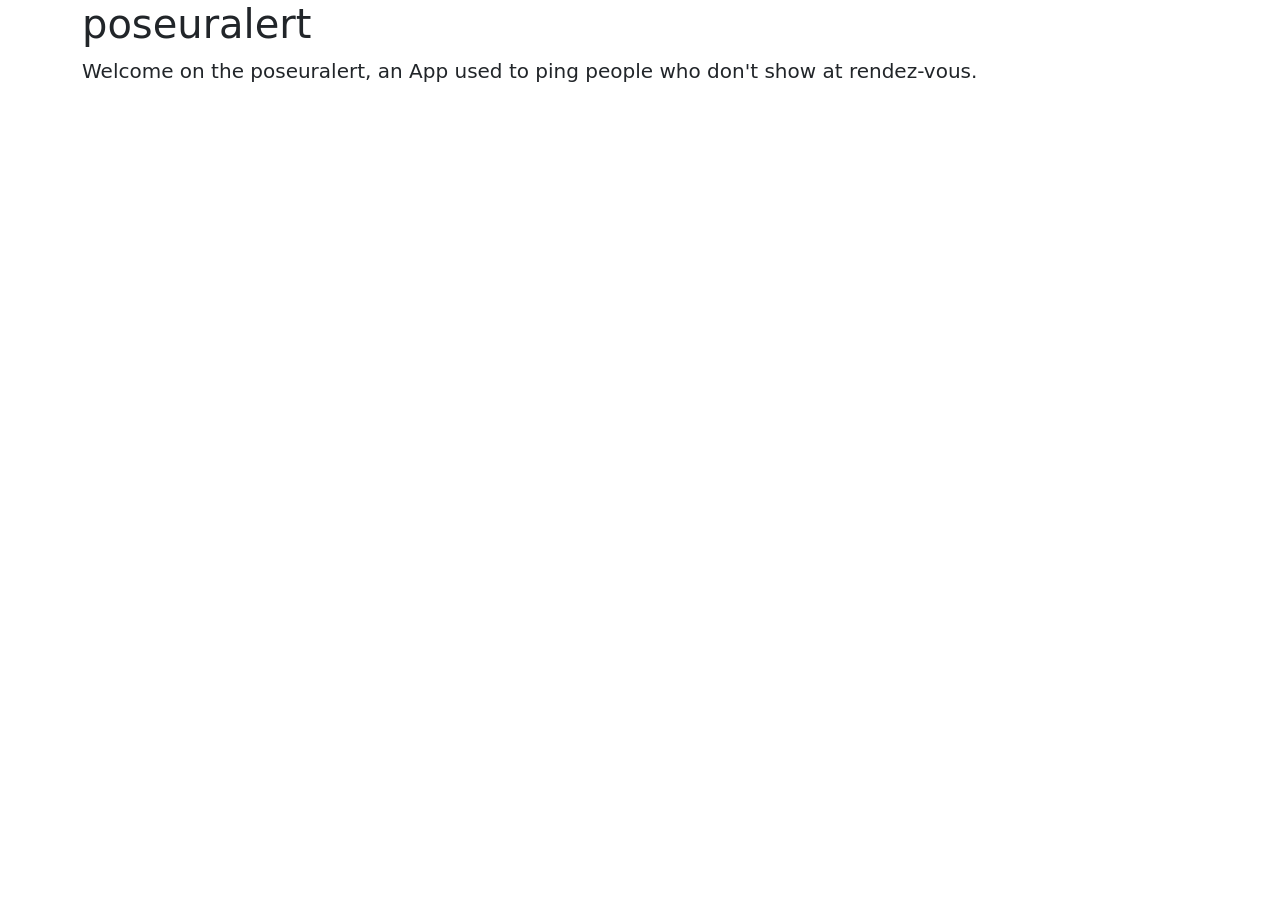
<file: src/main/resources/static/index.html>
<!DOCTYPE html>
<html lang="en">
<head>
    <link href="https://cdn.jsdelivr.net/npm/bootstrap@5.3.3/dist/css/bootstrap.min.css" rel="stylesheet" integrity="sha384-QWTKZyjpPEjISv5WaRU9OFeRpok6YctnYmDr5pNlyT2bRjXh0JMhjY6hW+ALEwIH" crossorigin="anonymous">
    <meta charset="UTF-8">
    <title>Title</title>
</head>
<body>
<div class="container">
    <h1>poseuralert</h1>
    <p class="lead">
        Welcome on the poseuralert, an App used to ping people who don't show at rendez-vous.
    </p>
</div>
</body>
</html>
</file>
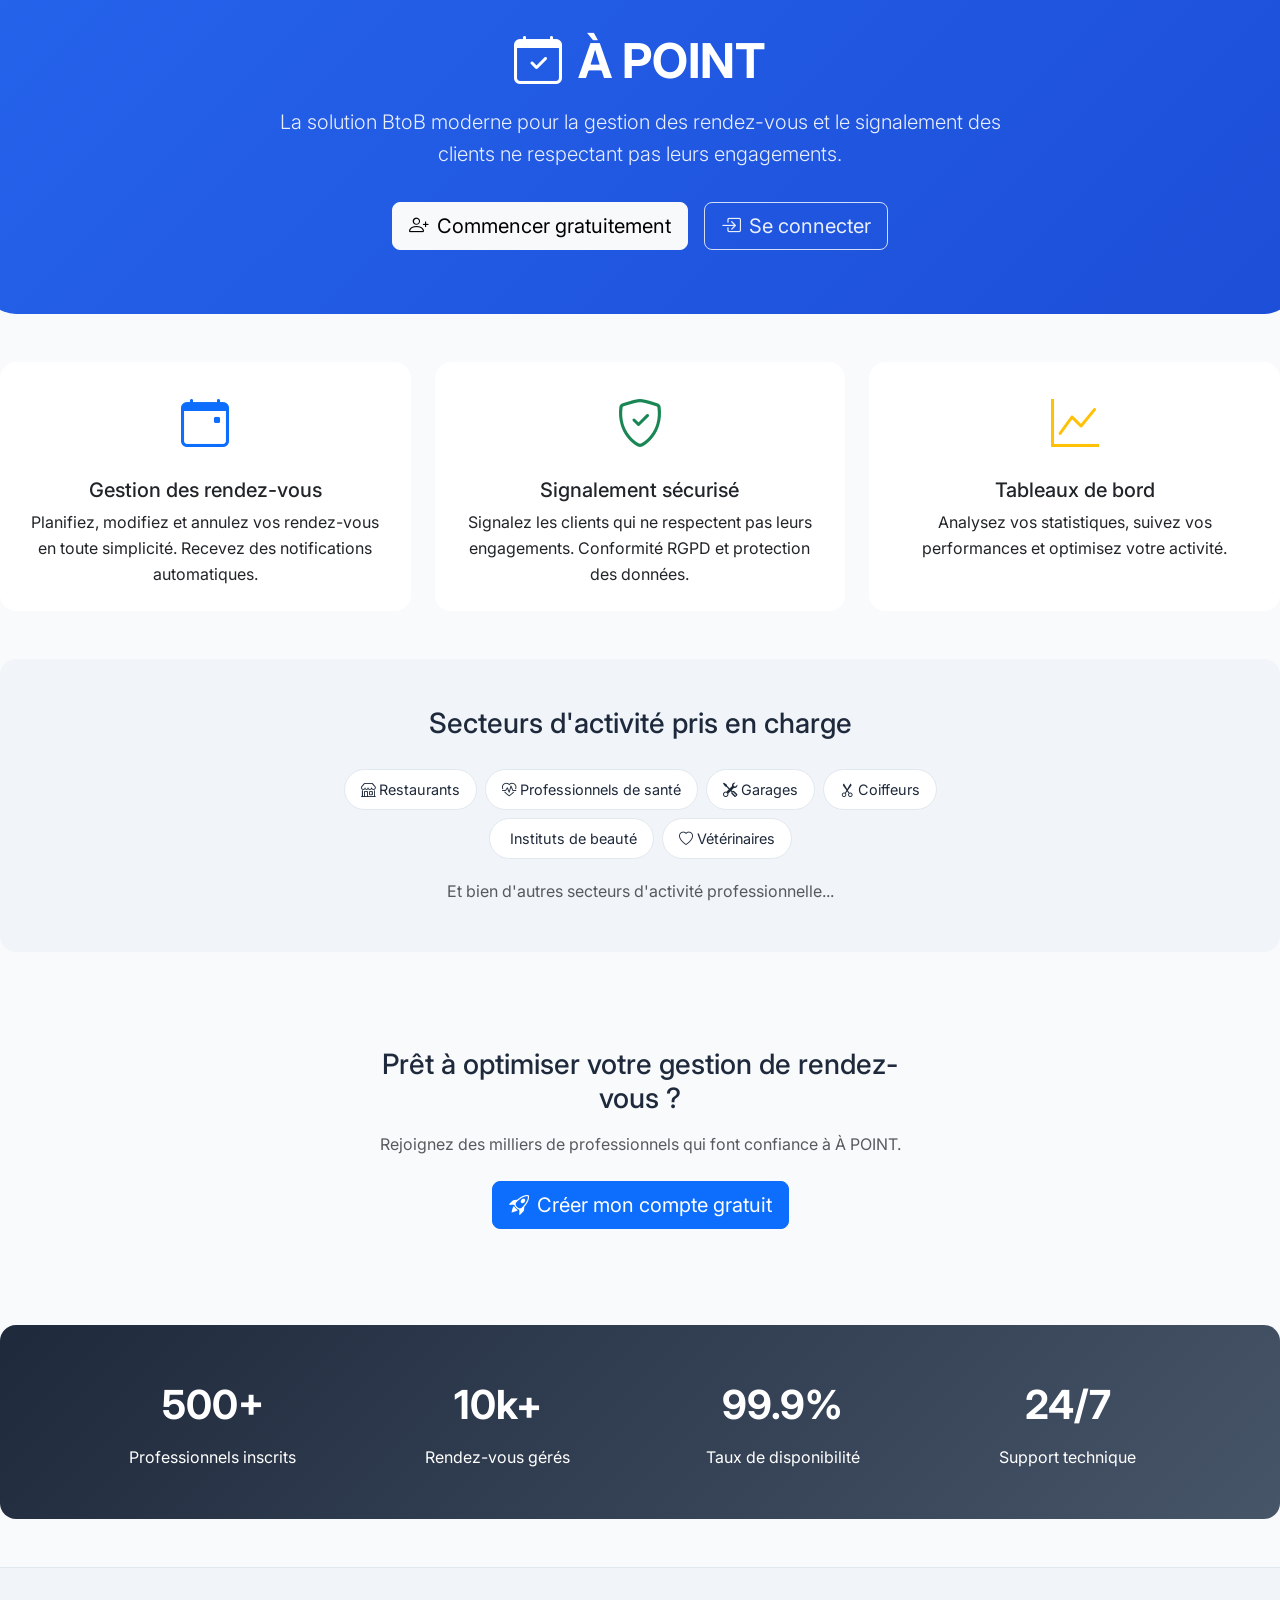
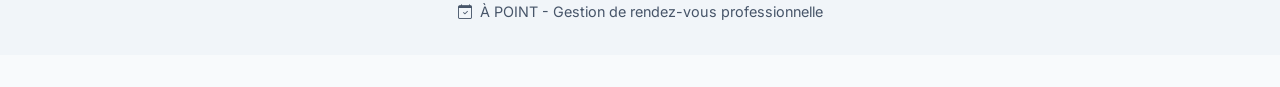
<file: src/main/resources/templates/index.html>
<!DOCTYPE html>
<html xmlns:th="http://www.thymeleaf.org" xmlns:sec="http://www.thymeleaf.org/extras/spring-security">
<head>
    <meta charset="utf-8">
    <meta name="viewport" content="width=device-width, initial-scale=1">
    <title>À POINT - Accueil</title>

    <!-- Fonts -->
    <link rel="preconnect" href="https://fonts.googleapis.com">
    <link rel="preconnect" href="https://fonts.gstatic.com" crossorigin>
    <link href="https://fonts.googleapis.com/css2?family=Inter:wght@300;400;500;600;700&display=swap" rel="stylesheet">

    <!-- Bootstrap CSS -->
    <link href="https://cdn.jsdelivr.net/npm/bootstrap@5.3.0/dist/css/bootstrap.min.css" rel="stylesheet"
          integrity="sha384-9ndCyUaIbzAi2FUVXJi0CjmCapSmO7SnpJef0486qhLnuZ2cdeRhO02iuK6FUUVM" crossorigin="anonymous">

    <!-- Bootstrap Icons -->
    <link rel="stylesheet" href="https://cdn.jsdelivr.net/npm/bootstrap-icons@1.10.0/font/bootstrap-icons.css">

    <!-- Custom CSS -->
    <style>
        :root {
            --primary-color: #2563eb;
            --primary-dark: #1d4ed8;
            --secondary-color: #64748b;
            --success-color: #059669;
            --warning-color: #d97706;
            --danger-color: #dc2626;
            --light-bg: #f8fafc;
            --white: #ffffff;
            --gray-100: #f1f5f9;
            --gray-200: #e2e8f0;
            --gray-300: #cbd5e1;
            --gray-600: #475569;
            --gray-800: #1e293b;
            --shadow: 0 1px 3px 0 rgb(0 0 0 / 0.1), 0 1px 2px -1px rgb(0 0 0 / 0.1);
            --shadow-lg: 0 10px 15px -3px rgb(0 0 0 / 0.1), 0 4px 6px -4px rgb(0 0 0 / 0.1);
        }

        body {
            font-family: 'Inter', -apple-system, BlinkMacSystemFont, 'Segoe UI', Roboto, sans-serif;
            background-color: var(--light-bg);
            color: var(--gray-800);
            line-height: 1.6;
        }

        /* Navbar */
        .navbar {
            background: linear-gradient(135deg, var(--primary-color), var(--primary-dark));
            box-shadow: var(--shadow);
            border-bottom: 2px solid rgba(255, 255, 255, 0.1);
            padding: 0;
        }

        .navbar-brand {
            font-weight: 700;
            font-size: 1.5rem;
            color: var(--white) !important;
            transition: all 0.3s ease;
        }

        .navbar-brand:hover {
            transform: scale(1.05);
            text-shadow: 0 2px 4px rgba(0, 0, 0, 0.2);
        }

        .navbar-nav .nav-link {
            color: rgba(255, 255, 255, 0.8) !important;
            font-weight: 500;
            margin-left: 0.5rem;
            margin-right: 0.5rem;
            transition: all 0.3s ease;
        }

        .navbar-nav .nav-link:hover {
            color: var(--white) !important;
            transform: translateY(-2px);
        }

        .navbar-nav .nav-link.active {
            color: var(--white) !important;
            background-color: rgba(255, 255, 255, 0.15);
            border-radius: 0.375rem;
        }

        .navbar-nav .nav-link i {
            margin-right: 0.5rem;
        }

        .navbar-toggler {
            border: 2px solid rgba(255, 255, 255, 0.3);
        }

        .navbar-toggler:focus {
            box-shadow: 0 0 0 0.25rem rgba(255, 255, 255, 0.25);
        }

        .btn-outline-light {
            border-color: rgba(255, 255, 255, 0.8);
            color: rgba(255, 255, 255, 0.9);
        }

        .btn-outline-light:hover {
            background-color: rgba(255, 255, 255, 0.1);
            border-color: var(--white);
            color: var(--white);
        }

        /* Footer */
        .footer {
            background-color: var(--gray-100);
            padding: 2rem 0;
            margin-top: 3rem;
            border-top: 1px solid var(--gray-200);
        }

        .footer p {
            color: var(--gray-600);
            margin: 0;
            font-size: 0.9rem;
        }
        .hero-section {
            background: linear-gradient(135deg, var(--primary-color), var(--primary-dark));
            color: var(--white);
            padding: 4rem 0;
            margin: -2rem -1rem 3rem -1rem;
            border-radius: 0 0 2rem 2rem;
        }

        .hero-section h1 {
            font-size: 3rem;
            font-weight: 700;
            margin-bottom: 1rem;
        }

        .hero-section .lead {
            font-size: 1.25rem;
            margin-bottom: 2rem;
            opacity: 0.9;
        }

        .feature-card {
            transition: all 0.3s ease;
            border: none;
            border-radius: 1rem;
            overflow: hidden;
        }

        .feature-card:hover {
            transform: translateY(-5px);
            box-shadow: var(--shadow-lg);
        }

        .feature-icon {
            font-size: 3rem;
            margin-bottom: 1rem;
        }

        .sectors-section {
            background-color: var(--gray-100);
            padding: 3rem 0;
            margin: 3rem 0;
            border-radius: 1rem;
        }

        .sector-badge {
            display: inline-block;
            background-color: var(--white);
            color: var(--gray-700);
            padding: 0.5rem 1rem;
            border-radius: 2rem;
            margin: 0.25rem;
            font-size: 0.9rem;
            border: 1px solid var(--gray-200);
        }

        .cta-section {
            text-align: center;
            padding: 3rem 0;
        }

        .stats-section {
            background: linear-gradient(135deg, var(--gray-800), var(--gray-600));
            color: var(--white);
            padding: 3rem 0;
            margin-top: 3rem;
            border-radius: 1rem;
        }

        .stat-number {
            font-size: 2.5rem;
            font-weight: 700;
            margin-bottom: 0.5rem;
        }
    </style>
</head>

<body>
    <!-- Navigation -->
    <nav th:replace="fragments/navbar :: navbar('')"></nav>

    <!-- Main Content -->
    <main>
        <!-- Hero Section -->
        <div class="hero-section">
            <div class="container">
                <div class="row justify-content-center">
                    <div class="col-lg-8 text-center">
                        <h1><i class="bi bi-calendar-check me-3"></i>À POINT</h1>
                        <p class="lead">
                            La solution BtoB moderne pour la gestion des rendez-vous et le signalement des clients ne respectant pas leurs engagements.
                        </p>
                        <div class="d-flex justify-content-center gap-3 flex-wrap">
                            <a href="/inscription" class="btn btn-light btn-lg">
                                <i class="bi bi-person-plus me-2"></i>Commencer gratuitement
                            </a>
                            <a href="/login" class="btn btn-outline-light btn-lg">
                                <i class="bi bi-box-arrow-in-right me-2"></i>Se connecter
                            </a>
                        </div>
                    </div>
                </div>
            </div>
        </div>

        <!-- Features Section -->
        <div class="row g-4 mb-5">
            <div class="col-md-4">
                <div class="card feature-card h-100 text-center">
                    <div class="card-body p-4">
                        <div class="feature-icon text-primary">
                            <i class="bi bi-calendar-event"></i>
                        </div>
                        <h5 class="card-title">Gestion des rendez-vous</h5>
                        <p class="card-text">
                            Planifiez, modifiez et annulez vos rendez-vous en toute simplicité.
                            Recevez des notifications automatiques.
                        </p>
                    </div>
                </div>
            </div>

            <div class="col-md-4">
                <div class="card feature-card h-100 text-center">
                    <div class="card-body p-4">
                        <div class="feature-icon text-success">
                            <i class="bi bi-shield-check"></i>
                        </div>
                        <h5 class="card-title">Signalement sécurisé</h5>
                        <p class="card-text">
                            Signalez les clients qui ne respectent pas leurs engagements.
                            Conformité RGPD et protection des données.
                        </p>
                    </div>
                </div>
            </div>

            <div class="col-md-4">
                <div class="card feature-card h-100 text-center">
                    <div class="card-body p-4">
                        <div class="feature-icon text-warning">
                            <i class="bi bi-graph-up"></i>
                        </div>
                        <h5 class="card-title">Tableaux de bord</h5>
                        <p class="card-text">
                            Analysez vos statistiques, suivez vos performances et optimisez votre activité.
                        </p>
                    </div>
                </div>
            </div>
        </div>

        <!-- Sectors Section -->
        <div class="sectors-section">
            <div class="container">
                <div class="row justify-content-center">
                    <div class="col-lg-8 text-center">
                        <h3 class="mb-4">Secteurs d'activité pris en charge</h3>
                        <div class="d-flex flex-wrap justify-content-center">
                            <span class="sector-badge"><i class="bi bi-shop me-1"></i>Restaurants</span>
                            <span class="sector-badge"><i class="bi bi-heart-pulse me-1"></i>Professionnels de santé</span>
                            <span class="sector-badge"><i class="bi bi-tools me-1"></i>Garages</span>
                            <span class="sector-badge"><i class="bi bi-scissors me-1"></i>Coiffeurs</span>
                            <span class="sector-badge"><i class="bi bi-spa me-1"></i>Instituts de beauté</span>
                            <span class="sector-badge"><i class="bi bi-heart me-1"></i>Vétérinaires</span>
                        </div>
                        <p class="text-muted mt-3 mb-0">
                            Et bien d'autres secteurs d'activité professionnelle...
                        </p>
                    </div>
                </div>
            </div>
        </div>

        <!-- CTA Section -->
        <div class="cta-section">
            <div class="container">
                <div class="row justify-content-center">
                    <div class="col-lg-6 text-center">
                        <h3 class="mb-3">Prêt à optimiser votre gestion de rendez-vous ?</h3>
                        <p class="text-muted mb-4">
                            Rejoignez des milliers de professionnels qui font confiance à À POINT.
                        </p>
                        <a href="/inscription" class="btn btn-primary btn-lg">
                            <i class="bi bi-rocket-takeoff me-2"></i>Créer mon compte gratuit
                        </a>
                    </div>
                </div>
            </div>
        </div>

        <!-- Stats Section -->
        <div class="stats-section">
            <div class="container">
                <div class="row text-center">
                    <div class="col-md-3">
                        <div class="stat-number">500+</div>
                        <div>Professionnels inscrits</div>
                    </div>
                    <div class="col-md-3">
                        <div class="stat-number">10k+</div>
                        <div>Rendez-vous gérés</div>
                    </div>
                    <div class="col-md-3">
                        <div class="stat-number">99.9%</div>
                        <div>Taux de disponibilité</div>
                    </div>
                    <div class="col-md-3">
                        <div class="stat-number">24/7</div>
                        <div>Support technique</div>
                    </div>
                </div>
            </div>
        </div>

    <!-- Footer -->
    <footer class="footer">
        <div class="container text-center">
            <p>
                <i class="bi bi-calendar-check me-1"></i>
                À POINT - Gestion de rendez-vous professionnelle
            </p>
        </div>
    </footer>

    <!-- Bootstrap JS -->
    <script src="https://cdn.jsdelivr.net/npm/bootstrap@5.3.0/dist/js/bootstrap.bundle.min.js" crossorigin="anonymous"></script>
</body>
</html>
</file>
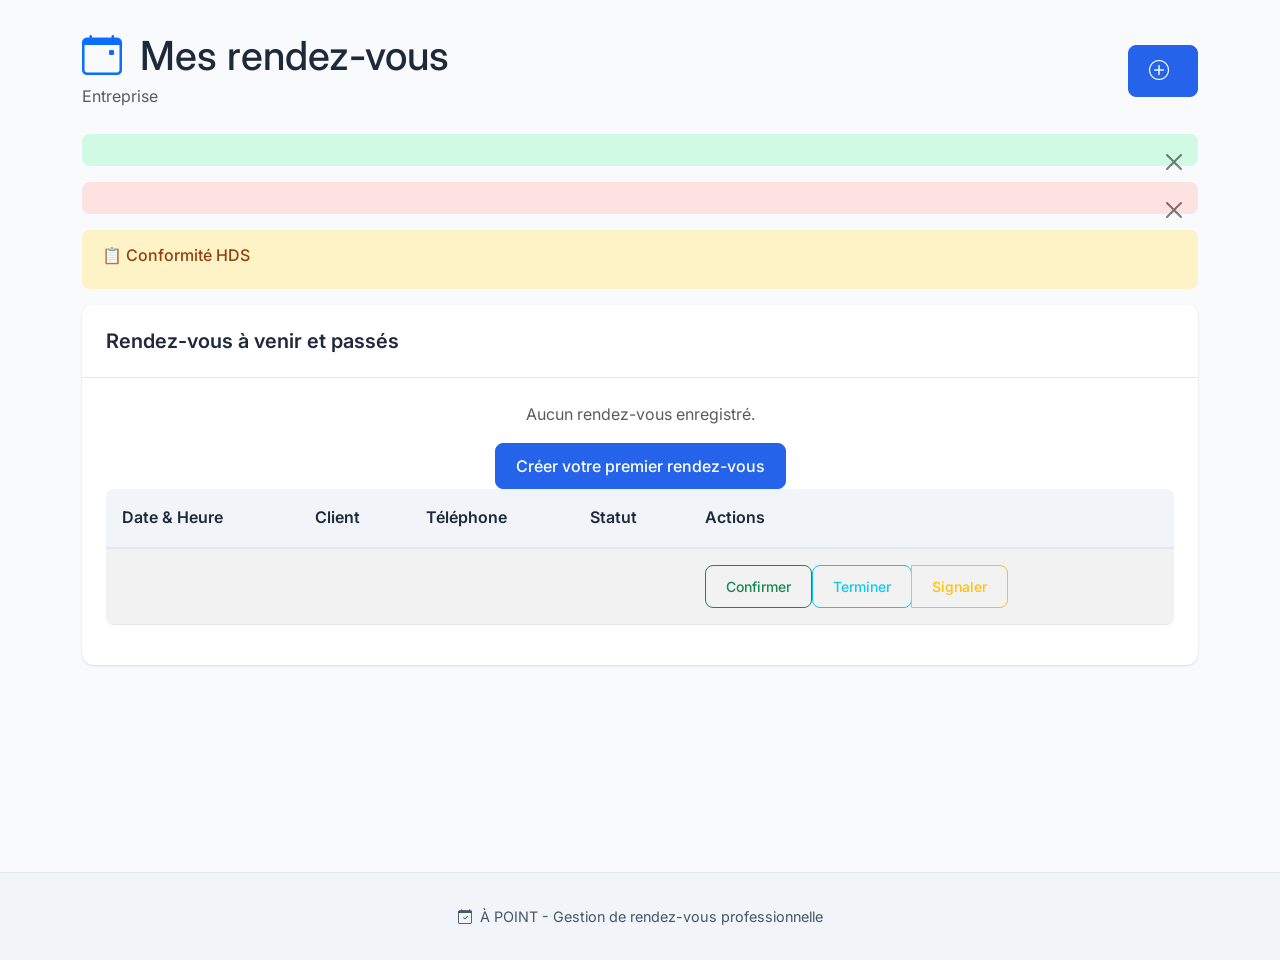
<file: src/main/resources/templates/appointments.html>
<!DOCTYPE html>
<html xmlns:th="http://www.thymeleaf.org" xmlns:sec="http://www.thymeleaf.org/extras/spring-security">
<head>
    <meta charset="utf-8">
    <meta name="viewport" content="width=device-width, initial-scale=1">
    <title>À POINT - Mes rendez-vous</title>

    <!-- Fonts -->
    <link rel="preconnect" href="https://fonts.googleapis.com">
    <link rel="preconnect" href="https://fonts.gstatic.com" crossorigin>
    <link href="https://fonts.googleapis.com/css2?family=Inter:wght@300;400;500;600;700&display=swap" rel="stylesheet">

    <!-- Bootstrap CSS -->
    <link href="https://cdn.jsdelivr.net/npm/bootstrap@5.3.0/dist/css/bootstrap.min.css" rel="stylesheet"
          integrity="sha384-9ndCyUaIbzAi2FUVXJi0CjmCapSmO7SnpJef0486qhLnuZ2cdeRhO02iuK6FUUVM" crossorigin="anonymous">

    <!-- Bootstrap Icons -->
    <link rel="stylesheet" href="https://cdn.jsdelivr.net/npm/bootstrap-icons@1.10.0/font/bootstrap-icons.css">

    <!-- Custom CSS -->
    <style>
        :root {
            --primary-color: #2563eb;
            --primary-dark: #1d4ed8;
            --secondary-color: #64748b;
            --success-color: #059669;
            --warning-color: #d97706;
            --danger-color: #dc2626;
            --light-bg: #f8fafc;
            --white: #ffffff;
            --gray-100: #f1f5f9;
            --gray-200: #e2e8f0;
            --gray-300: #cbd5e1;
            --gray-600: #475569;
            --gray-800: #1e293b;
            --shadow: 0 1px 3px 0 rgb(0 0 0 / 0.1), 0 1px 2px -1px rgb(0 0 0 / 0.1);
            --shadow-lg: 0 10px 15px -3px rgb(0 0 0 / 0.1), 0 4px 6px -4px rgb(0 0 0 / 0.1);
        }

        body {
            font-family: 'Inter', -apple-system, BlinkMacSystemFont, 'Segoe UI', Roboto, sans-serif;
            background-color: var(--light-bg);
            color: var(--gray-800);
            line-height: 1.6;
        }

        /* Navbar */
        .navbar {
            background: linear-gradient(135deg, var(--primary-color), var(--primary-dark));
            box-shadow: var(--shadow);
            border-bottom: 2px solid rgba(255, 255, 255, 0.1);
            padding: 0;
        }

        .navbar-brand {
            font-weight: 700;
            font-size: 1.5rem;
            color: var(--white) !important;
            transition: all 0.3s ease;
        }

        .navbar-brand:hover {
            transform: scale(1.05);
            text-shadow: 0 2px 4px rgba(0, 0, 0, 0.2);
        }

        .navbar-nav .nav-link {
            color: rgba(255, 255, 255, 0.8) !important;
            font-weight: 500;
            margin-left: 0.5rem;
            margin-right: 0.5rem;
            transition: all 0.3s ease;
        }

        .navbar-nav .nav-link:hover {
            color: var(--white) !important;
            transform: translateY(-2px);
        }

        .navbar-nav .nav-link.active {
            color: var(--white) !important;
            background-color: rgba(255, 255, 255, 0.15);
            border-radius: 0.375rem;
        }

        .navbar-nav .nav-link i {
            margin-right: 0.5rem;
        }

        .navbar-toggler {
            border: 2px solid rgba(255, 255, 255, 0.3);
        }

        .navbar-toggler:focus {
            box-shadow: 0 0 0 0.25rem rgba(255, 255, 255, 0.25);
        }

        .navbar-nav .nav-link.active {
            color: var(--white) !important;
            background-color: rgba(255, 255, 255, 0.15);
            border-radius: 0.375rem;
        }

        .btn-outline-light {
            border-color: rgba(255, 255, 255, 0.8);
            color: rgba(255, 255, 255, 0.9);
        }

        .btn-outline-light:hover {
            background-color: rgba(255, 255, 255, 0.1);
            border-color: var(--white);
            color: var(--white);
        }

        /* Main content */
        .main-content {
            min-height: calc(100vh - 76px);
            padding: 2rem 0;
        }

        /* Cards */
        .card {
            border: none;
            border-radius: 0.75rem;
            box-shadow: var(--shadow);
            transition: all 0.2s ease;
        }

        .card:hover {
            box-shadow: var(--shadow-lg);
        }

        .card-header {
            background-color: var(--white);
            border-bottom: 1px solid var(--gray-200);
            border-radius: 0.75rem 0.75rem 0 0 !important;
            padding: 1.5rem;
        }

        .card-header h5 {
            color: var(--gray-800);
            font-weight: 600;
            margin: 0;
        }

        .card-body {
            padding: 1.5rem;
        }

        /* Buttons */
        .btn {
            border-radius: 0.5rem;
            font-weight: 500;
            padding: 0.625rem 1.25rem;
            transition: all 0.2s ease;
        }

        .btn-primary {
            background-color: var(--primary-color);
            border-color: var(--primary-color);
        }

        .btn-primary:hover {
            background-color: var(--primary-dark);
            border-color: var(--primary-dark);
            transform: translateY(-1px);
        }

        .btn-success {
            background-color: var(--success-color);
            border-color: var(--success-color);
        }

        .btn-success:hover {
            background-color: #047857;
            border-color: #047857;
        }

        .btn-danger {
            background-color: var(--danger-color);
            border-color: var(--danger-color);
        }

        .btn-danger:hover {
            background-color: #b91c1c;
            border-color: #b91c1c;
        }

        /* Alerts */
        .alert {
            border: none;
            border-radius: 0.5rem;
            padding: 1rem 1.25rem;
        }

        .alert-success {
            background-color: #d1fae5;
            color: #065f46;
        }

        .alert-danger {
            background-color: #fee2e2;
            color: #991b1b;
        }

        .alert-warning {
            background-color: #fef3c7;
            color: #92400e;
        }

        .alert-info {
            background-color: #dbeafe;
            color: #1e40af;
        }

        /* Tables */
        .table {
            background-color: var(--white);
            border-radius: 0.5rem;
            overflow: hidden;
        }

        .table thead th {
            background-color: var(--gray-100);
            border-bottom: 2px solid var(--gray-200);
            font-weight: 600;
            color: var(--gray-800);
            padding: 1rem;
        }

        .table tbody td {
            padding: 1rem;
            border-bottom: 1px solid var(--gray-200);
            vertical-align: middle;
        }

        /* Badges */
        .badge {
            font-size: 0.75rem;
            font-weight: 500;
            padding: 0.375rem 0.75rem;
            border-radius: 9999px;
        }

        /* Footer */
        .footer {
            background-color: var(--gray-100);
            padding: 2rem 0;
            margin-top: 3rem;
            border-top: 1px solid var(--gray-200);
        }

        .footer p {
            color: var(--gray-600);
            margin: 0;
            font-size: 0.9rem;
        }

        /* Responsive */
        @media (max-width: 768px) {
            .navbar-brand {
                font-size: 1.25rem;
            }

            .main-content {
                padding: 1rem 0;
            }

            .card-body {
                padding: 1rem;
            }
        }
    </style>
</head>

<body>
    <!-- Navigation -->
    <nav th:replace="fragments/navbar :: navbar('appointments')"></nav>

    <!-- Main Content -->
    <main class="main-content">
        <div class="container">

        <div class="row mb-4">
            <div class="col-12">
                <div class="d-flex justify-content-between align-items-center">
                    <div>
                        <h1 class="mb-1">
                            <i class="bi bi-calendar-event me-2 text-primary"></i>
                            Mes <span th:text="${sectorLabels.getAppointmentPluralLabel(user.sector)}">rendez-vous</span>
                        </h1>
                        <p class="text-muted mb-0" th:text="'Bienvenue, ' + ${user.companyName}">Entreprise</p>
                    </div>
                    <div>
                        <a href="/rendez-vous/nouveau" class="btn btn-primary btn-lg" th:text="${sectorLabels.getNewAppointmentButtonLabel(user.sector)}">
                            <i class="bi bi-plus-circle me-2"></i>
                        </a>
                    </div>
                </div>
            </div>
        </div>

            <!-- Messages d'alerte -->
            <div th:if="${success}" class="alert alert-success alert-dismissible fade show" role="alert">
                <span th:text="${success}"></span>
                <button type="button" class="btn-close" data-bs-dismiss="alert"></button>
            </div>
            <div th:if="${error}" class="alert alert-danger alert-dismissible fade show" role="alert">
                <span th:text="${error}"></span>
                <button type="button" class="btn-close" data-bs-dismiss="alert"></button>
            </div>

            <!-- Avertissement HDS pour les professionnels de santé -->
            <div th:if="${sectorLabels.requiresHDSCompliance(user.sector)}" class="alert alert-warning" role="alert">
                <h6 class="alert-heading">📋 Conformité HDS</h6>
                <p class="mb-0" th:text="${sectorLabels.getHDSWarning(user.sector)}"></p>
            </div>

            <!-- Liste des rendez-vous -->
            <div class="card">
                <div class="card-header">
                    <h5 th:text="${sectorLabels.getAppointmentPluralLabel(user.sector)} + ' à venir et passés'">Rendez-vous à venir et passés</h5>
                </div>
                <div class="card-body">
                    <div th:if="${#lists.isEmpty(appointments)}" class="text-center text-muted">
                        <p>Aucun rendez-vous enregistré.</p>
                        <a href="/rendez-vous/nouveau" class="btn btn-primary">Créer votre premier rendez-vous</a>
                    </div>

                    <div th:if="${!#lists.isEmpty(appointments)}" class="table-responsive">
                        <table class="table table-striped">
                            <thead>
                                <tr>
                                    <th>Date & Heure</th>
                                    <th th:text="${sectorLabels.getClientLabel(user.sector)}">Client</th>
                                    <th>Téléphone</th>
                                    <th>Statut</th>
                                    <th>Actions</th>
                                </tr>
                            </thead>
                            <tbody>
                                <tr th:each="appointment : ${appointments}" th:classappend="${appointment.status.name() == 'NO_SHOW'} ? 'table-warning' : ''">
                                    <td th:text="${#temporals.format(appointment.appointmentDate, 'dd/MM/yyyy HH:mm')}"></td>
                                    <td th:text="${appointment.clientName}"></td>
                                    <td th:text="${appointment.clientPhone}"></td>
                                    <td>
                                        <span th:class="'badge ' + ${appointment.status.name() == 'SCHEDULED' ? 'bg-primary' :
                                                                     appointment.status.name() == 'CONFIRMED' ? 'bg-success' :
                                                                     appointment.status.name() == 'CANCELLED' ? 'bg-secondary' :
                                                                     appointment.status.name() == 'COMPLETED' ? 'bg-info' :
                                                                     'bg-danger'}"
                                              th:text="${appointment.status.displayName}">
                                        </span>
                                    </td>
                                    <td>
                                        <div class="btn-group btn-group-sm" role="group">
                                            <!-- Boutons de changement de statut -->
                                            <form th:if="${appointment.status.name() != 'COMPLETED' && appointment.status.name() != 'NO_SHOW'}"
                                                  th:action="@{'/rendez-vous/' + ${appointment.id} + '/statut'}" method="post" class="d-inline">
                                                <input type="hidden" th:name="${_csrf.parameterName}" th:value="${_csrf.token}" />
                                                <input type="hidden" name="status" value="CONFIRMED">
                                                <button type="submit" class="btn btn-outline-success btn-sm"
                                                        th:if="${appointment.status.name() == 'SCHEDULED'}">Confirmer</button>
                                            </form>

                                            <form th:if="${appointment.status.name() != 'COMPLETED' && appointment.status.name() != 'CANCELLED' && appointment.status.name() != 'NO_SHOW'}"
                                                  th:action="@{'/rendez-vous/' + ${appointment.id} + '/statut'}" method="post" class="d-inline">
                                                <input type="hidden" th:name="${_csrf.parameterName}" th:value="${_csrf.token}" />
                                                <input type="hidden" name="status" value="COMPLETED">
                                                <button type="submit" class="btn btn-outline-info btn-sm">Terminer</button>
                                            </form>

                                            <!-- Bouton de signalement -->
                                            <button type="button" class="btn btn-outline-warning btn-sm"
                                                    th:if="${appointment.status.name() != 'NO_SHOW'}"
                                                    data-bs-toggle="modal"
                                                    th:data-bs-target="'#reportModal' + ${appointment.id}">
                                                Signaler
                                            </button>
                                        </div>

                                        <!-- Modal de signalement -->
                                        <div class="modal fade" th:id="'reportModal' + ${appointment.id}" tabindex="-1">
                                            <div class="modal-dialog">
                                                <div class="modal-content">
                                                    <div class="modal-header">
                                                        <h5 class="modal-title">Signaler le rendez-vous</h5>
                                                        <button type="button" class="btn-close" data-bs-dismiss="modal"></button>
                                                    </div>
                                                    <form th:action="@{'/rendez-vous/' + ${appointment.id} + '/signaler'}" method="post">
                                                        <input type="hidden" th:name="${_csrf.parameterName}" th:value="${_csrf.token}" />
                                                        <div class="modal-body">
                                                            <div class="mb-3">
                                                                <label class="form-label">Motif du signalement :</label>
                                                                <select name="reason" class="form-select" required>
                                                                    <option value="NO_SHOW">Absence sans prévenir</option>
                                                                    <option value="LATE">Retard important</option>
                                                                    <option value="CANCELLED_LAST_MINUTE">Annulation de dernière minute</option>
                                                                    <option value="REPEATED_MISSED">Absences répétées</option>
                                                                </select>
                                                            </div>
                                                            <div class="mb-3">
                                                                <label class="form-label">Notes supplémentaires (optionnel) :</label>
                                                                <textarea name="additionalNotes" class="form-control" rows="3"></textarea>
                                                            </div>
                                                        </div>
                                                        <div class="modal-footer">
                                                            <button type="button" class="btn btn-secondary" data-bs-dismiss="modal">Annuler</button>
                                                            <button type="submit" class="btn btn-warning">Signaler</button>
                                                        </div>
                                                    </form>
                                                </div>
                                            </div>
                                        </div>
                                    </td>
                                </tr>
                            </tbody>
                        </table>
                    </div>
                </div>
            </div>
        </div>
    </main>

    <!-- Footer -->
    <footer class="footer">
        <div class="container text-center">
            <p>
                <i class="bi bi-calendar-check me-1"></i>
                À POINT - Gestion de rendez-vous professionnelle
            </p>
        </div>
    </footer>

    <!-- Bootstrap JS -->
    <script src="https://cdn.jsdelivr.net/npm/bootstrap@5.3.0/dist/js/bootstrap.bundle.min.js" crossorigin="anonymous"></script>

    <!-- Custom JS -->
    <script>
        // Auto-hide alerts after 5 seconds
        document.addEventListener('DOMContentLoaded', function() {
            const alerts = document.querySelectorAll('.alert');
            alerts.forEach(function(alert) {
                setTimeout(function() {
                    const bsAlert = new bootstrap.Alert(alert);
                    bsAlert.close();
                }, 5000);
            });
        });
    </script>
</body>
</html>
</file>
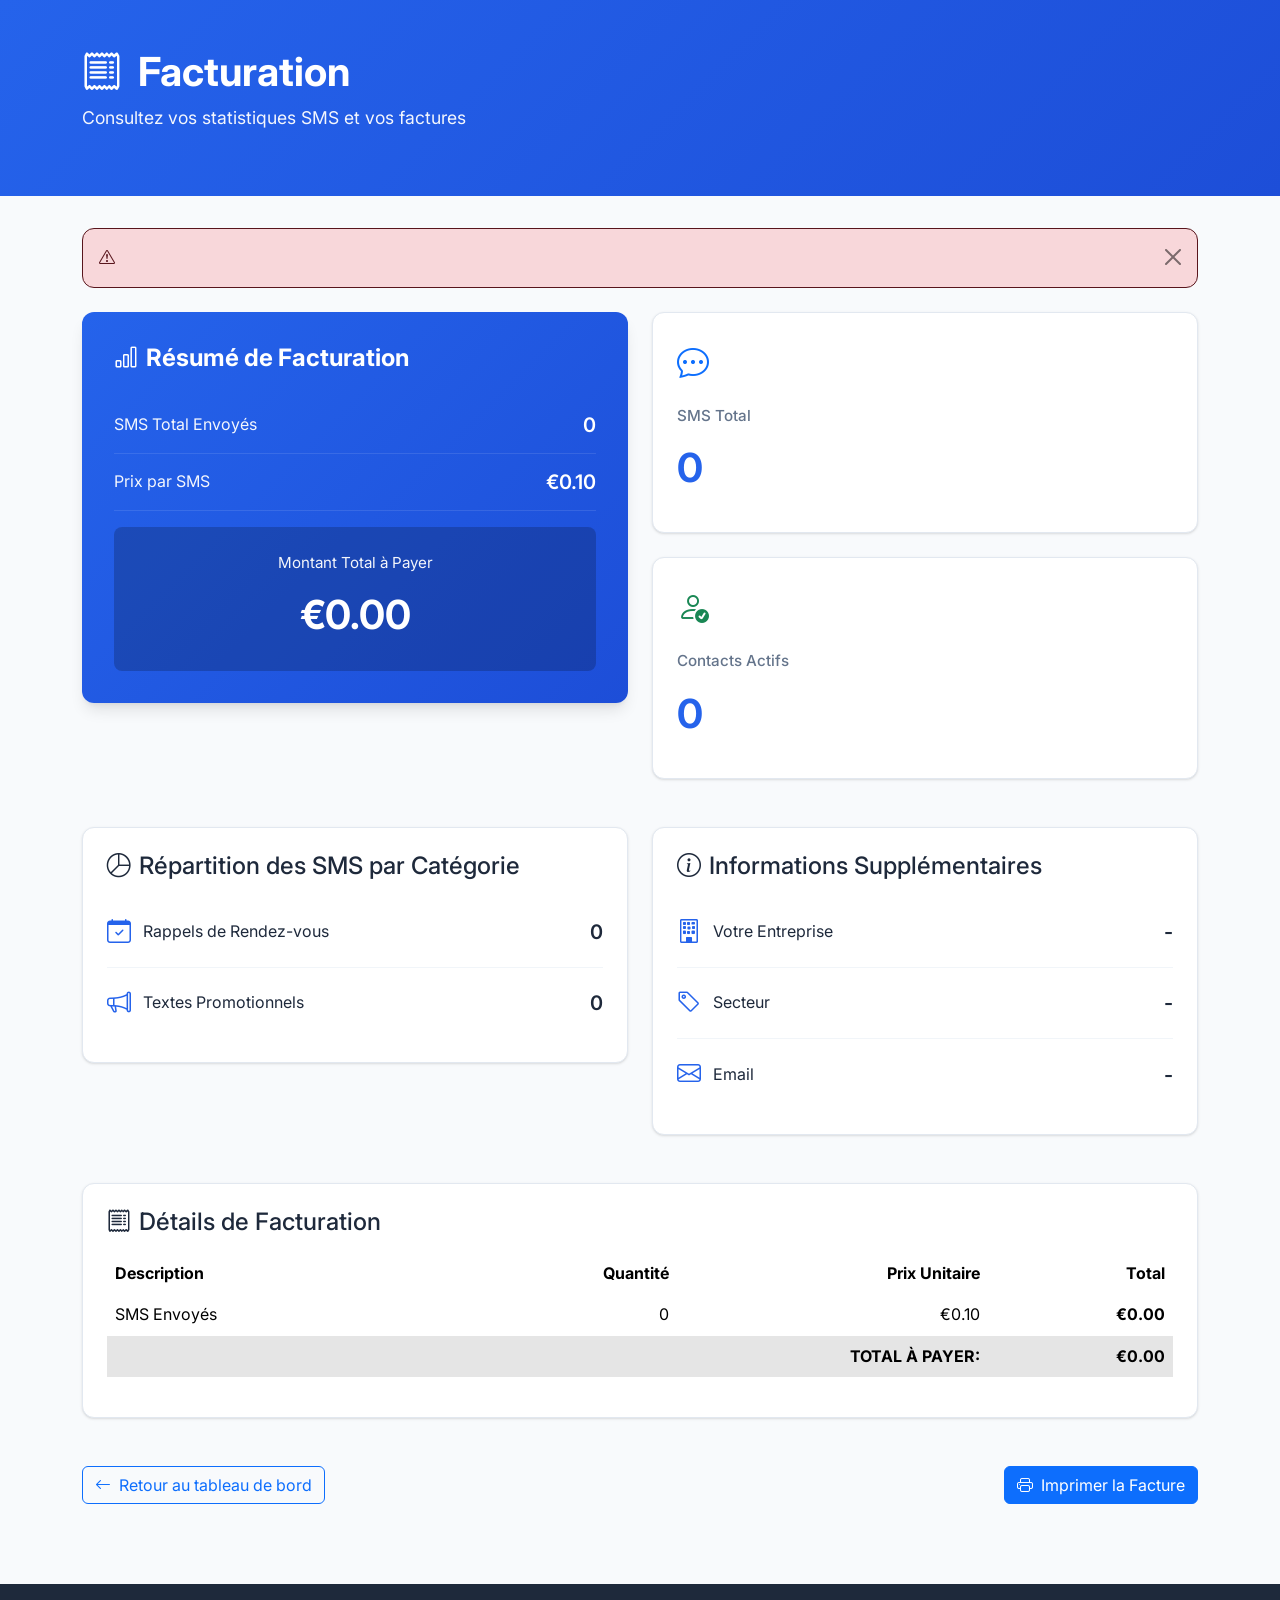
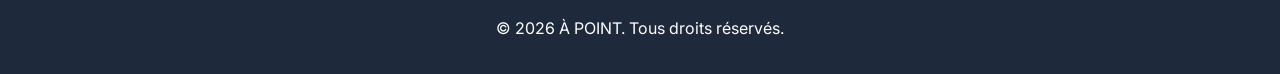
<file: src/main/resources/templates/billing.html>
<!DOCTYPE html>
<html xmlns:th="http://www.thymeleaf.org" xmlns:sec="http://www.thymeleaf.org/extras/spring-security">
<head>
    <meta charset="utf-8">
    <meta name="viewport" content="width=device-width, initial-scale=1">
    <title>À POINT - Facturation</title>

    <!-- Fonts -->
    <link rel="preconnect" href="https://fonts.googleapis.com">
    <link rel="preconnect" href="https://fonts.gstatic.com" crossorigin>
    <link href="https://fonts.googleapis.com/css2?family=Inter:wght@300;400;500;600;700&display=swap" rel="stylesheet">

    <!-- Bootstrap CSS -->
    <link href="https://cdn.jsdelivr.net/npm/bootstrap@5.3.0/dist/css/bootstrap.min.css" rel="stylesheet"
          integrity="sha384-9ndCyUaIbzAi2FUVXJi0CjmCapSmO7SnpJef0486qhLnuZ2cdeRhO02iuK6FUUVM" crossorigin="anonymous">

    <!-- Bootstrap Icons -->
    <link rel="stylesheet" href="https://cdn.jsdelivr.net/npm/bootstrap-icons@1.10.0/font/bootstrap-icons.css">

    <!-- Custom CSS -->
    <style>
        :root {
            --primary-color: #2563eb;
            --primary-dark: #1d4ed8;
            --secondary-color: #64748b;
            --success-color: #059669;
            --warning-color: #d97706;
            --danger-color: #dc2626;
            --light-bg: #f8fafc;
            --white: #ffffff;
            --gray-100: #f1f5f9;
            --gray-200: #e2e8f0;
            --gray-300: #cbd5e1;
            --gray-600: #475569;
            --gray-800: #1e293b;
            --shadow: 0 1px 3px 0 rgb(0 0 0 / 0.1), 0 1px 2px -1px rgb(0 0 0 / 0.1);
            --shadow-lg: 0 10px 15px -3px rgb(0 0 0 / 0.1), 0 4px 6px -4px rgb(0 0 0 / 0.1);
        }

        body {
            font-family: 'Inter', -apple-system, BlinkMacSystemFont, 'Segoe UI', Roboto, sans-serif;
            background-color: var(--light-bg);
            color: var(--gray-800);
            line-height: 1.6;
        }

        /* Navbar */
        .navbar {
            background: linear-gradient(135deg, var(--primary-color), var(--primary-dark));
            box-shadow: var(--shadow);
        }

        .navbar-brand {
            font-weight: 700;
            font-size: 1.5rem;
            color: var(--white) !important;
        }

        .nav-link {
            color: var(--white) !important;
            margin: 0 0.5rem;
            transition: opacity 0.3s ease;
        }

        .nav-link:hover {
            opacity: 0.8;
        }

        .btn-logout {
            background-color: rgba(255, 255, 255, 0.2);
            border: 1px solid rgba(255, 255, 255, 0.3);
            color: var(--white);
            transition: all 0.3s ease;
        }

        .btn-logout:hover {
            background-color: rgba(255, 255, 255, 0.3);
            color: var(--white);
        }

        /* Page Header */
        .page-header {
            background: linear-gradient(135deg, var(--primary-color), var(--primary-dark));
            color: var(--white);
            padding: 3rem 0;
            margin-bottom: 2rem;
        }

        .page-header h1 {
            font-weight: 700;
            font-size: 2.5rem;
            margin-bottom: 0.5rem;
        }

        .page-header p {
            font-size: 1.1rem;
            opacity: 0.95;
        }

        /* Cards */
        .stat-card {
            background: var(--white);
            border: 1px solid var(--gray-200);
            border-radius: 0.75rem;
            padding: 1.5rem;
            margin-bottom: 1.5rem;
            box-shadow: var(--shadow);
            transition: all 0.3s ease;
        }

        .stat-card:hover {
            box-shadow: var(--shadow-lg);
            transform: translateY(-2px);
        }

        .stat-card-icon {
            font-size: 2rem;
            margin-bottom: 1rem;
        }

        .stat-card-value {
            font-size: 2.5rem;
            font-weight: 700;
            color: var(--primary-color);
            margin: 0.5rem 0;
        }

        .stat-card-label {
            font-size: 0.95rem;
            color: var(--secondary-color);
            font-weight: 500;
        }

        /* Section Breakdown */
        .breakdown-card {
            background: var(--white);
            border: 1px solid var(--gray-200);
            border-radius: 0.75rem;
            padding: 1.5rem;
            margin-bottom: 1.5rem;
            box-shadow: var(--shadow);
        }

        .breakdown-item {
            display: flex;
            justify-content: space-between;
            align-items: center;
            padding: 1rem 0;
            border-bottom: 1px solid var(--gray-100);
        }

        .breakdown-item:last-child {
            border-bottom: none;
        }

        .breakdown-item-label {
            display: flex;
            align-items: center;
            font-size: 1rem;
        }

        .breakdown-item-icon {
            font-size: 1.5rem;
            margin-right: 0.75rem;
            color: var(--primary-color);
        }

        .breakdown-item-value {
            font-size: 1.25rem;
            font-weight: 600;
            color: var(--gray-800);
        }

        /* Billing Summary */
        .billing-summary {
            background: linear-gradient(135deg, var(--primary-color), var(--primary-dark));
            color: var(--white);
            border-radius: 0.75rem;
            padding: 2rem;
            margin-bottom: 2rem;
            box-shadow: var(--shadow-lg);
        }

        .billing-summary h3 {
            font-weight: 700;
            margin-bottom: 1.5rem;
            font-size: 1.5rem;
        }

        .billing-row {
            display: flex;
            justify-content: space-between;
            align-items: center;
            padding: 0.75rem 0;
            border-bottom: 1px solid rgba(255, 255, 255, 0.1);
        }

        .billing-row:last-child {
            border-bottom: none;
        }

        .billing-row-label {
            font-size: 1rem;
            opacity: 0.95;
        }

        .billing-row-value {
            font-size: 1.25rem;
            font-weight: 600;
        }

        .amount-due {
            background: rgba(0, 0, 0, 0.2);
            border-radius: 0.5rem;
            padding: 1.5rem;
            margin-top: 1rem;
            text-align: center;
        }

        .amount-due-label {
            font-size: 0.95rem;
            opacity: 0.95;
            margin-bottom: 0.5rem;
        }

        .amount-due-value {
            font-size: 2.5rem;
            font-weight: 700;
        }

        /* Alert Messages */
        .alert {
            border-radius: 0.75rem;
            border: 1px solid;
            margin-bottom: 1.5rem;
        }

        /* Main Content */
        .main-content {
            min-height: 60vh;
            padding-bottom: 2rem;
        }

        /* Footer */
        .footer {
            background-color: var(--gray-800);
            color: var(--white);
            text-align: center;
            padding: 2rem 0;
            margin-top: 3rem;
        }

        @media (max-width: 768px) {
            .page-header h1 {
                font-size: 1.75rem;
            }

            .stat-card-value {
                font-size: 1.75rem;
            }

            .breakdown-item {
                flex-direction: column;
                align-items: flex-start;
            }

            .breakdown-item-value {
                margin-top: 0.5rem;
            }
        }
    </style>
</head>

<body>
    <!-- Navigation -->
    <nav th:replace="fragments/navbar :: navbar('billing')"></nav>

    <!-- Page Header -->
    <div class="page-header">
        <div class="container">
            <h1><i class="bi bi-receipt me-3"></i>Facturation</h1>
            <p>Consultez vos statistiques SMS et vos factures</p>
        </div>
    </div>

    <!-- Main Content -->
    <main class="main-content">
        <div class="container">

            <!-- Error Message -->
            <div th:if="${error}" class="alert alert-danger alert-dismissible fade show" role="alert">
                <i class="bi bi-exclamation-triangle me-2"></i>
                <span th:text="${error}"></span>
                <button type="button" class="btn-close" data-bs-dismiss="alert" aria-label="Close"></button>
            </div>

            <!-- Billing Summary Section -->
            <div class="row mb-4">
                <div class="col-lg-6">
                    <div class="billing-summary">
                        <h3><i class="bi bi-bar-chart me-2"></i>Résumé de Facturation</h3>
                        
                        <div class="billing-row">
                            <span class="billing-row-label">SMS Total Envoyés</span>
                            <span class="billing-row-value" th:text="${totalSms}">0</span>
                        </div>

                        <div class="billing-row">
                            <span class="billing-row-label">Prix par SMS</span>
                            <span class="billing-row-value">€<span th:text="${pricePerSms}">0.10</span></span>
                        </div>

                        <div class="amount-due">
                            <div class="amount-due-label">Montant Total à Payer</div>
                            <div class="amount-due-value">€<span th:text="${amountDue}">0.00</span></div>
                        </div>
                    </div>
                </div>

                <!-- SMS Statistics Cards -->
                <div class="col-lg-6">
                    <!-- Total SMS Card -->
                    <div class="stat-card">
                        <div class="stat-card-icon">
                            <i class="bi bi-chat-dots text-primary"></i>
                        </div>
                        <div class="stat-card-label">SMS Total</div>
                        <div class="stat-card-value" th:text="${totalSms}">0</div>
                    </div>

                    <!-- Active Contacts Card -->
                    <div class="stat-card">
                        <div class="stat-card-icon">
                            <i class="bi bi-person-check text-success"></i>
                        </div>
                        <div class="stat-card-label">Contacts Actifs</div>
                        <div class="stat-card-value" th:text="${activeContacts}">0</div>
                    </div>
                </div>
            </div>

            <!-- SMS Breakdown Section -->
            <div class="row">
                <div class="col-lg-6">
                    <div class="breakdown-card">
                        <h4 class="mb-3"><i class="bi bi-pie-chart me-2"></i>Répartition des SMS par Catégorie</h4>
                        
                        <div class="breakdown-item">
                            <span class="breakdown-item-label">
                                <i class="bi bi-calendar-check breakdown-item-icon"></i>
                                Rappels de Rendez-vous
                            </span>
                            <span class="breakdown-item-value" th:text="${reminderSms}">0</span>
                        </div>

                        <div class="breakdown-item">
                            <span class="breakdown-item-label">
                                <i class="bi bi-megaphone breakdown-item-icon"></i>
                                Textes Promotionnels
                            </span>
                            <span class="breakdown-item-value" th:text="${promotionalSms}">0</span>
                        </div>
                    </div>
                </div>

                <!-- Contact Information -->
                <div class="col-lg-6">
                    <div class="breakdown-card">
                        <h4 class="mb-3"><i class="bi bi-info-circle me-2"></i>Informations Supplémentaires</h4>
                        
                        <div class="breakdown-item">
                            <span class="breakdown-item-label">
                                <i class="bi bi-building breakdown-item-icon"></i>
                                Votre Entreprise
                            </span>
                            <span class="breakdown-item-value" th:text="${user?.companyName}">-</span>
                        </div>

                        <div class="breakdown-item">
                            <span class="breakdown-item-label">
                                <i class="bi bi-tag breakdown-item-icon"></i>
                                Secteur
                            </span>
                            <span class="breakdown-item-value" th:text="${user?.sector?.displayName}">-</span>
                        </div>

                        <div class="breakdown-item">
                            <span class="breakdown-item-label">
                                <i class="bi bi-envelope breakdown-item-icon"></i>
                                Email
                            </span>
                            <span class="breakdown-item-value small" th:text="${user?.email}">-</span>
                        </div>
                    </div>
                </div>
            </div>

            <!-- Pricing Information -->
            <div class="row mt-4">
                <div class="col-12">
                    <div class="breakdown-card">
                        <h4 class="mb-3"><i class="bi bi-receipt me-2"></i>Détails de Facturation</h4>
                        
                        <table class="table table-borderless">
                            <thead>
                                <tr>
                                    <th>Description</th>
                                    <th class="text-end">Quantité</th>
                                    <th class="text-end">Prix Unitaire</th>
                                    <th class="text-end">Total</th>
                                </tr>
                            </thead>
                            <tbody>
                                <tr>
                                    <td>SMS Envoyés</td>
                                    <td class="text-end" th:text="${totalSms}">0</td>
                                    <td class="text-end">€<span th:text="${pricePerSms}">0.10</span></td>
                                    <td class="text-end fw-bold">€<span th:text="${amountDue}">0.00</span></td>
                                </tr>
                            </tbody>
                            <tfoot>
                                <tr class="table-active">
                                    <td colspan="3" class="text-end fw-bold">TOTAL À PAYER:</td>
                                    <td class="text-end fw-bold">€<span th:text="${amountDue}">0.00</span></td>
                                </tr>
                            </tfoot>
                        </table>
                    </div>
                </div>
            </div>

            <!-- Action Buttons -->
            <div class="row mt-4">
                <div class="col-12">
                    <div class="d-flex gap-2 justify-content-between">
                        <a href="/tableau-de-bord" class="btn btn-outline-primary">
                            <i class="bi bi-arrow-left me-2"></i>Retour au tableau de bord
                        </a>
                        <button type="button" class="btn btn-primary" onclick="window.print()">
                            <i class="bi bi-printer me-2"></i>Imprimer la Facture
                        </button>
                    </div>
                </div>
            </div>

        </div>
    </main>

    <!-- Footer -->
    <footer class="footer">
        <div class="container">
            <p class="mb-0">&copy; 2026 À POINT. Tous droits réservés.</p>
        </div>
    </footer>

    <!-- Bootstrap JS -->
    <script src="https://cdn.jsdelivr.net/npm/bootstrap@5.3.0/dist/js/bootstrap.bundle.min.js" crossorigin="anonymous"></script>
</body>

</html>
</file>
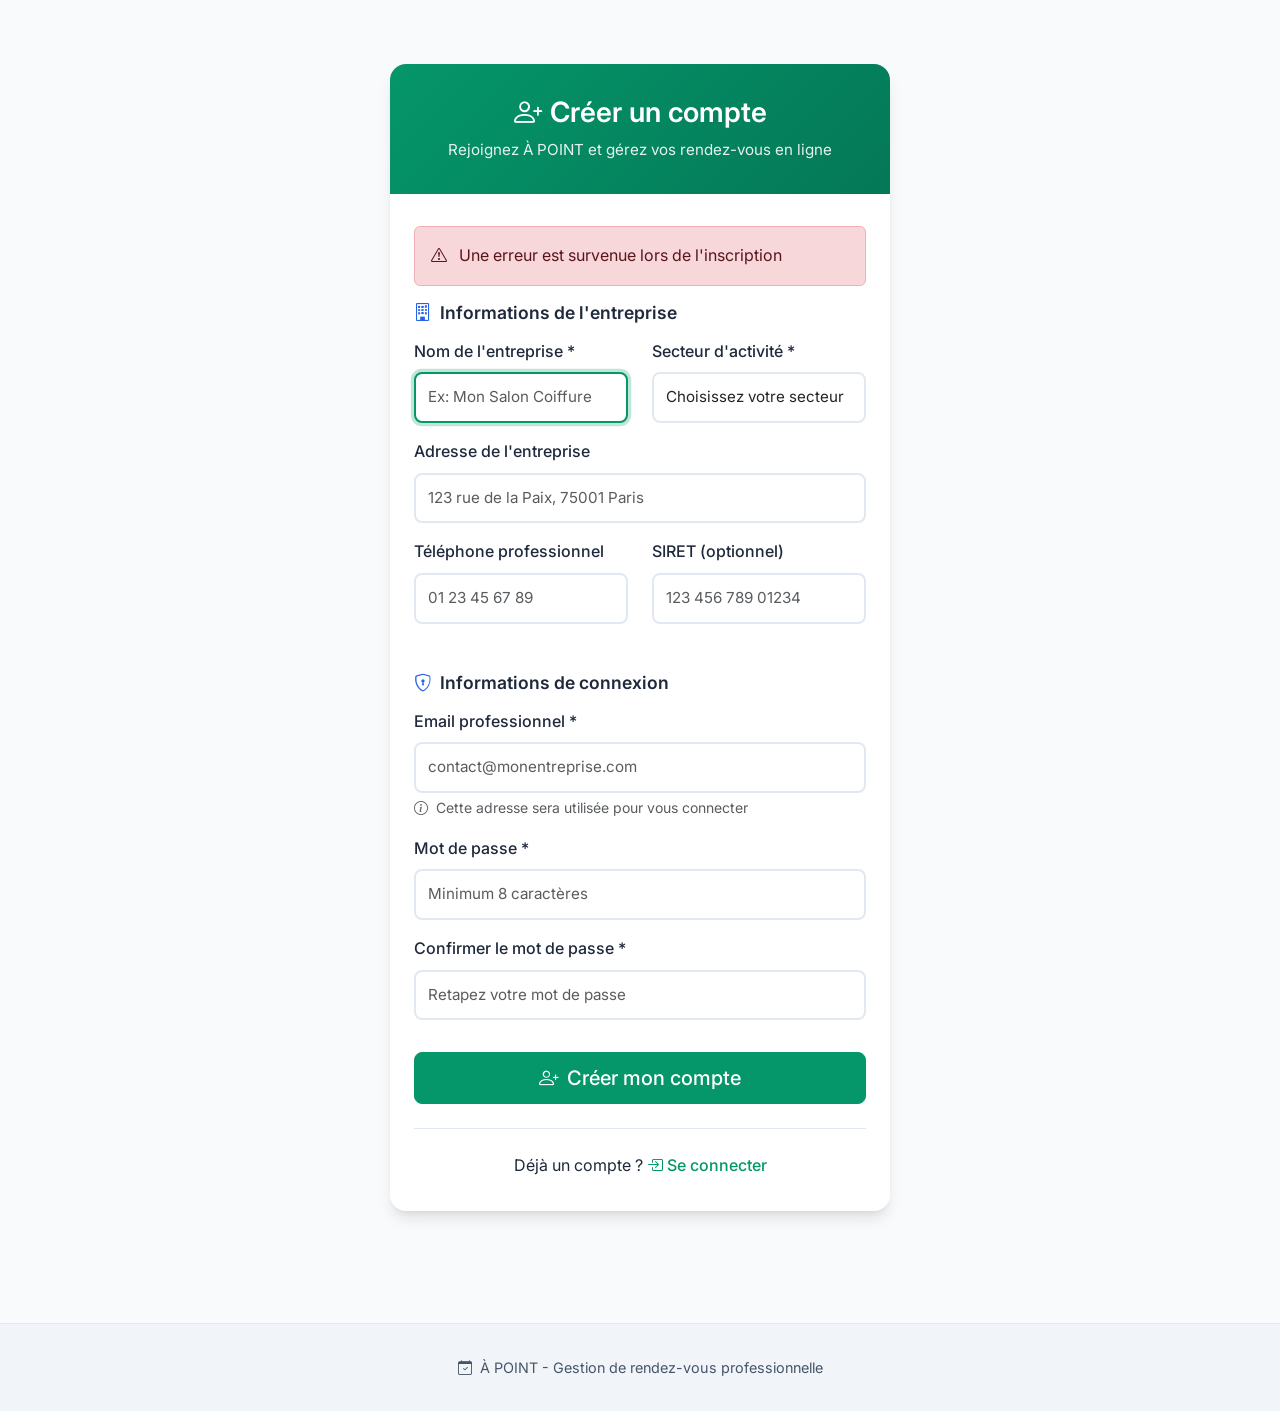
<file: src/main/resources/templates/inscription.html>
<!DOCTYPE html>
<html xmlns:th="http://www.thymeleaf.org" xmlns:sec="http://www.thymeleaf.org/extras/spring-security">
<head>
    <meta charset="utf-8">
    <meta name="viewport" content="width=device-width, initial-scale=1">
    <title>À POINT - Inscription</title>

    <!-- Fonts -->
    <link rel="preconnect" href="https://fonts.googleapis.com">
    <link rel="preconnect" href="https://fonts.gstatic.com" crossorigin>
    <link href="https://fonts.googleapis.com/css2?family=Inter:wght@300;400;500;600;700&display=swap" rel="stylesheet">

    <!-- Bootstrap CSS -->
    <link href="https://cdn.jsdelivr.net/npm/bootstrap@5.3.0/dist/css/bootstrap.min.css" rel="stylesheet"
          integrity="sha384-9ndCyUaIbzAi2FUVXJi0CjmCapSmO7SnpJef0486qhLnuZ2cdeRhO02iuK6FUUVM" crossorigin="anonymous">

    <!-- Bootstrap Icons -->
    <link rel="stylesheet" href="https://cdn.jsdelivr.net/npm/bootstrap-icons@1.10.0/font/bootstrap-icons.css">

    <!-- Custom CSS -->
    <style>
        :root {
            --primary-color: #2563eb;
            --primary-dark: #1d4ed8;
            --secondary-color: #64748b;
            --success-color: #059669;
            --warning-color: #d97706;
            --danger-color: #dc2626;
            --light-bg: #f8fafc;
            --white: #ffffff;
            --gray-100: #f1f5f9;
            --gray-200: #e2e8f0;
            --gray-300: #cbd5e1;
            --gray-600: #475569;
            --gray-800: #1e293b;
            --shadow: 0 1px 3px 0 rgb(0 0 0 / 0.1), 0 1px 2px -1px rgb(0 0 0 / 0.1);
            --shadow-lg: 0 10px 15px -3px rgb(0 0 0 / 0.1), 0 4px 6px -4px rgb(0 0 0 / 0.1);
        }

        body {
            font-family: 'Inter', -apple-system, BlinkMacSystemFont, 'Segoe UI', Roboto, sans-serif;
            background-color: var(--light-bg);
            color: var(--gray-800);
            line-height: 1.6;
        }

        /* Navbar */
        .navbar {
            background: linear-gradient(135deg, var(--primary-color), var(--primary-dark));
            box-shadow: var(--shadow);
            border-bottom: 2px solid rgba(255, 255, 255, 0.1);
            padding: 0;
        }

        .navbar-brand {
            font-weight: 700;
            font-size: 1.5rem;
            color: var(--white) !important;
            transition: all 0.3s ease;
        }

        .navbar-brand:hover {
            transform: scale(1.05);
            text-shadow: 0 2px 4px rgba(0, 0, 0, 0.2);
        }

        .navbar-nav .nav-link {
            color: rgba(255, 255, 255, 0.8) !important;
            font-weight: 500;
            margin-left: 0.5rem;
            margin-right: 0.5rem;
            transition: all 0.3s ease;
        }

        .navbar-nav .nav-link:hover {
            color: var(--white) !important;
            transform: translateY(-2px);
        }

        .navbar-nav .nav-link.active {
            color: var(--white) !important;
            background-color: rgba(255, 255, 255, 0.15);
            border-radius: 0.375rem;
        }

        .navbar-nav .nav-link i {
            margin-right: 0.5rem;
        }

        .navbar-toggler {
            border: 2px solid rgba(255, 255, 255, 0.3);
        }

        .navbar-toggler:focus {
            box-shadow: 0 0 0 0.25rem rgba(255, 255, 255, 0.25);
        }

        .btn-outline-light {
            border-color: rgba(255, 255, 255, 0.8);
            color: rgba(255, 255, 255, 0.9);
        }

        .btn-outline-light:hover {
            background-color: rgba(255, 255, 255, 0.1);
            border-color: var(--white);
            color: var(--white);
        }

        /* Main content */
        .main-content {
            min-height: calc(100vh - 76px);
            padding: 2rem 0;
        }

        /* Cards */
        .card {
            border: none;
            border-radius: 0.75rem;
            box-shadow: var(--shadow);
            transition: all 0.2s ease;
        }

        .card:hover {
            box-shadow: var(--shadow-lg);
        }

        .card-header {
            background-color: var(--white);
            border-bottom: 1px solid var(--gray-200);
            border-radius: 0.75rem 0.75rem 0 0 !important;
            padding: 1.5rem;
        }

        .card-header h5 {
            color: var(--gray-800);
            font-weight: 600;
            margin: 0;
        }

        .card-body {
            padding: 1.5rem;
        }

        /* Buttons */
        .btn {
            border-radius: 0.5rem;
            font-weight: 500;
            padding: 0.625rem 1.25rem;
            transition: all 0.2s ease;
        }

        .btn-success {
            background-color: var(--success-color);
            border-color: var(--success-color);
        }

        .btn-success:hover {
            background-color: #047857;
            border-color: #047857;
            transform: translateY(-1px);
        }

        /* Form elements */
        .form-control {
            border-radius: 0.5rem;
            border: 2px solid var(--gray-200);
            padding: 0.75rem;
            font-size: 0.95rem;
            transition: all 0.2s ease;
        }

        .form-control:focus {
            border-color: var(--success-color);
            box-shadow: 0 0 0 0.2rem rgba(5, 150, 105, 0.25);
        }

        .form-label {
            font-weight: 500;
            color: var(--gray-700);
            margin-bottom: 0.5rem;
        }

        /* Register specific styles */
        .register-container {
            min-height: 70vh;
            display: flex;
            align-items: center;
            justify-content: center;
            padding: 2rem 0;
        }

        .register-card {
            max-width: 500px;
            width: 100%;
            background: var(--white);
            border-radius: 1rem;
            box-shadow: var(--shadow-lg);
            overflow: hidden;
        }

        .register-header {
            background: linear-gradient(135deg, var(--success-color), #047857);
            color: var(--white);
            padding: 2rem 1.5rem;
            text-align: center;
        }

        .register-header h2 {
            margin: 0;
            font-size: 1.75rem;
            font-weight: 600;
        }

        .register-header p {
            margin: 0.5rem 0 0 0;
            opacity: 0.9;
            font-size: 0.95rem;
        }

        .register-body {
            padding: 2rem 1.5rem;
        }

        .register-links {
            text-align: center;
            margin-top: 1.5rem;
            padding-top: 1.5rem;
            border-top: 1px solid var(--gray-200);
        }

        .register-links a {
            color: var(--success-color);
            text-decoration: none;
            font-weight: 500;
        }

        .register-links a:hover {
            text-decoration: underline;
        }

        .step-indicator {
            display: flex;
            justify-content: center;
            margin-bottom: 1.5rem;
        }

        .step {
            display: flex;
            align-items: center;
            justify-content: center;
            width: 40px;
            height: 40px;
            border-radius: 50%;
            background-color: var(--gray-200);
            color: var(--gray-600);
            font-weight: 600;
            margin: 0 0.25rem;
        }

        .step.active {
            background-color: var(--success-color);
            color: var(--white);
        }

        .form-section {
            margin-bottom: 2rem;
        }

        .form-section h4 {
            color: var(--gray-800);
            font-size: 1.1rem;
            font-weight: 600;
            margin-bottom: 1rem;
            display: flex;
            align-items: center;
        }

        .form-section h4 i {
            margin-right: 0.5rem;
            color: var(--primary-color);
        }

        .password-strength {
            margin-top: 0.5rem;
            font-size: 0.875rem;
        }

        .password-strength.weak {
            color: var(--danger-color);
        }

        .password-strength.medium {
            color: var(--warning-color);
        }

        .password-strength.strong {
            color: var(--success-color);
        }

        /* Footer */
        .footer {
            background-color: var(--gray-100);
            padding: 2rem 0;
            margin-top: 3rem;
            border-top: 1px solid var(--gray-200);
        }

        .footer p {
            color: var(--gray-600);
            margin: 0;
            font-size: 0.9rem;
        }

        /* Responsive */
        @media (max-width: 768px) {
            .navbar-brand {
                font-size: 1.25rem;
            }

            .main-content {
                padding: 1rem 0;
            }
        }

    </style>
</head>

<body>
    <!-- Navigation -->
    <nav th:replace="fragments/navbar :: navbar('inscription')"></nav>

    <!-- Main Content -->
    <main class="main-content">
        <div class="container">
    <style>
        .register-container {
            min-height: 70vh;
            display: flex;
            align-items: center;
            justify-content: center;
            padding: 2rem 0;
        }

        .register-card {
            max-width: 500px;
            width: 100%;
            background: var(--white);
            border-radius: 1rem;
            box-shadow: var(--shadow-lg);
            overflow: hidden;
        }

        .register-header {
            background: linear-gradient(135deg, var(--success-color), #047857);
            color: var(--white);
            padding: 2rem 1.5rem;
            text-align: center;
        }

        .register-header h2 {
            margin: 0;
            font-size: 1.75rem;
            font-weight: 600;
        }

        .register-header p {
            margin: 0.5rem 0 0 0;
            opacity: 0.9;
            font-size: 0.95rem;
        }

        .register-body {
            padding: 2rem 1.5rem;
        }

        .register-links {
            text-align: center;
            margin-top: 1.5rem;
            padding-top: 1.5rem;
            border-top: 1px solid var(--gray-200);
        }

        .register-links a {
            color: var(--success-color);
            text-decoration: none;
            font-weight: 500;
        }

        .register-links a:hover {
            text-decoration: underline;
        }

        .step-indicator {
            display: flex;
            justify-content: center;
            margin-bottom: 1.5rem;
        }

        .step {
            display: flex;
            align-items: center;
            justify-content: center;
            width: 40px;
            height: 40px;
            border-radius: 50%;
            background-color: var(--gray-200);
            color: var(--gray-600);
            font-weight: 600;
            margin: 0 0.25rem;
        }

        .step.active {
            background-color: var(--success-color);
            color: var(--white);
        }

        .form-section {
            margin-bottom: 2rem;
        }

        .form-section h4 {
            color: var(--gray-800);
            font-size: 1.1rem;
            font-weight: 600;
            margin-bottom: 1rem;
            display: flex;
            align-items: center;
        }

        .form-section h4 i {
            margin-right: 0.5rem;
            color: var(--primary-color);
        }

        .password-strength {
            margin-top: 0.5rem;
            font-size: 0.875rem;
        }

        .password-strength.weak {
            color: var(--danger-color);
        }

        .password-strength.medium {
            color: var(--warning-color);
        }

        .password-strength.strong {
            color: var(--success-color);
        }
    </style>
</head>

<body>
    <layout:layout title="Inscription">

        <div class="register-container">
            <div class="register-card">
                <div class="register-header">
                    <h2><i class="bi bi-person-plus me-2"></i>Créer un compte</h2>
                    <p>Rejoignez À POINT et gérez vos rendez-vous en ligne</p>
                </div>

                <div class="register-body">
                    <!-- Messages d'erreur -->
                    <div th:if="${param.error}" class="alert alert-danger" role="alert">
                        <i class="bi bi-exclamation-triangle me-2"></i>
                        Une erreur est survenue lors de l'inscription
                    </div>

                    <form action="/inscription" method="post" name="inscription" id="registerForm">

                        <!-- Informations de l'entreprise -->
                        <div class="form-section">
                            <h4><i class="bi bi-building"></i>Informations de l'entreprise</h4>

                            <div class="row">
                                <div class="col-md-6 mb-3">
                                    <label for="companyName" class="form-label">Nom de l'entreprise *</label>
                                    <input type="text"
                                           class="form-control"
                                           id="companyName"
                                           name="companyName"
                                           placeholder="Ex: Mon Salon Coiffure"
                                           required>
                                </div>

                                <div class="col-md-6 mb-3">
                                    <label for="sector" class="form-label">Secteur d'activité *</label>
                                    <select class="form-control" id="sector" name="sector" required>
                                        <option value="">Choisissez votre secteur</option>
                                        <option value="RESTAURANT">🍽️ Restaurant</option>
                                        <option value="HEALTH_PROFESSIONAL">⚕️ Professionnel de santé</option>
                                        <option value="GARAGE">🔧 Garage</option>
                                        <option value="HAIRDRESSER">💇 Coiffeur</option>
                                        <option value="BEAUTY_INSTITUTE">💅 Institut de beauté</option>
                                        <option value="VETERINARIAN">🐾 Vétérinaire</option>
                                    </select>
                                </div>
                            </div>

                            <div class="mb-3">
                                <label for="address" class="form-label">Adresse de l'entreprise</label>
                                <input type="text"
                                       class="form-control"
                                       id="address"
                                       name="address"
                                       placeholder="123 rue de la Paix, 75001 Paris">
                            </div>

                            <div class="row">
                                <div class="col-md-6 mb-3">
                                    <label for="phoneNumber" class="form-label">Téléphone professionnel</label>
                                    <input type="tel"
                                           class="form-control"
                                           id="phoneNumber"
                                           name="phoneNumber"
                                           placeholder="01 23 45 67 89">
                                </div>

                                <div class="col-md-6 mb-3">
                                    <label for="siret" class="form-label">SIRET (optionnel)</label>
                                    <input type="text"
                                           class="form-control"
                                           id="siret"
                                           name="siret"
                                           placeholder="123 456 789 01234">
                                </div>
                            </div>
                        </div>

                        <!-- Informations de connexion -->
                        <div class="form-section">
                            <h4><i class="bi bi-shield-lock"></i>Informations de connexion</h4>

                            <div class="mb-3">
                                <label for="email" class="form-label">Email professionnel *</label>
                                <input type="email"
                                       class="form-control"
                                       id="email"
                                       name="email"
                                       placeholder="contact@monentreprise.com"
                                       required>
                                <div class="form-text">
                                    <i class="bi bi-info-circle me-1"></i>
                                    Cette adresse sera utilisée pour vous connecter
                                </div>
                            </div>

                            <div class="mb-3">
                                <label for="password" class="form-label">Mot de passe *</label>
                                <input type="password"
                                       class="form-control"
                                       id="password"
                                       name="password"
                                       placeholder="Minimum 8 caractères"
                                       required
                                       minlength="8">
                                <div id="passwordStrength" class="password-strength" style="display: none;">
                                    <i class="bi bi-shield-check me-1"></i>
                                    Force du mot de passe: <span id="strengthText">Faible</span>
                                </div>
                            </div>

                            <div class="mb-3">
                                <label for="passwordConfirm" class="form-label">Confirmer le mot de passe *</label>
                                <input type="password"
                                       class="form-control"
                                       id="passwordConfirm"
                                       name="passwordConfirm"
                                       placeholder="Retapez votre mot de passe"
                                       required
                                       minlength="8">
                                <div id="passwordMatch" class="form-text text-danger" style="display: none;">
                                    <i class="bi bi-x-circle me-1"></i>
                                    Les mots de passe ne correspondent pas
                                </div>
                            </div>
                        </div>

                        <div class="d-grid">
                            <button type="submit" class="btn btn-success btn-lg" id="submitBtn">
                                <i class="bi bi-person-plus me-2"></i>Créer mon compte
                            </button>
                        </div>
                    </form>

                    <div class="register-links">
                        <span>Déjà un compte ?</span>
                        <a href="/login" th:href="@{/login}">
                            <i class="bi bi-box-arrow-in-right me-1"></i>Se connecter
                        </a>
                    </div>
                </div>
            </div>
        </div>

            <script>
                document.addEventListener('DOMContentLoaded', function() {
                    const password = document.getElementById('password');
                    const confirmPassword = document.getElementById('passwordConfirm');
                    const passwordStrength = document.getElementById('passwordStrength');
                    const strengthText = document.getElementById('strengthText');
                    const passwordMatch = document.getElementById('passwordMatch');
                    const submitBtn = document.getElementById('submitBtn');

                    // Vérification de la force du mot de passe
                    password.addEventListener('input', function() {
                        const value = this.value;
                        if (value.length === 0) {
                            passwordStrength.style.display = 'none';
                            return;
                        }

                        passwordStrength.style.display = 'block';
                        let strength = 0;

                        // Critères de force
                        if (value.length >= 8) strength++;
                        if (/[a-z]/.test(value)) strength++;
                        if (/[A-Z]/.test(value)) strength++;
                        if (/[0-9]/.test(value)) strength++;
                        if (/[^A-Za-z0-9]/.test(value)) strength++;

                        // Mise à jour de l'affichage
                        passwordStrength.className = 'password-strength';
                        if (strength < 3) {
                            passwordStrength.classList.add('weak');
                            strengthText.textContent = 'Faible';
                        } else if (strength < 4) {
                            passwordStrength.classList.add('medium');
                            strengthText.textContent = 'Moyen';
                        } else {
                            passwordStrength.classList.add('strong');
                            strengthText.textContent = 'Fort';
                        }
                    });

                    // Vérification de la correspondance des mots de passe
                    function checkPasswordMatch() {
                        const passwordVal = password.value;
                        const confirmVal = confirmPassword.value;

                        if (confirmVal.length === 0) {
                            passwordMatch.style.display = 'none';
                            return;
                        }

                        if (passwordVal !== confirmVal) {
                            passwordMatch.style.display = 'block';
                            submitBtn.disabled = true;
                        } else {
                            passwordMatch.style.display = 'none';
                            submitBtn.disabled = false;
                        }
                    }

                    confirmPassword.addEventListener('input', checkPasswordMatch);
                    password.addEventListener('input', checkPasswordMatch);

                    // Auto-focus
                    document.getElementById('companyName').focus();
                });
            </script>
        </div>
    </main>

    <!-- Footer -->
    <footer class="footer">
        <div class="container text-center">
            <p>
                <i class="bi bi-calendar-check me-1"></i>
                À POINT - Gestion de rendez-vous professionnelle
            </p>
        </div>
    </footer>

    <!-- Bootstrap JS -->
    <script src="https://cdn.jsdelivr.net/npm/bootstrap@5.3.0/dist/js/bootstrap.bundle.min.js" crossorigin="anonymous"></script>

    <!-- Custom JS -->
    <script>
        // Auto-hide alerts after 5 seconds
        document.addEventListener('DOMContentLoaded', function() {
            const alerts = document.querySelectorAll('.alert');
            alerts.forEach(function(alert) {
                setTimeout(function() {
                    const bsAlert = new bootstrap.Alert(alert);
                    bsAlert.close();
                }, 5000);
            });
        });
    </script>
</body>
</html>
</file>
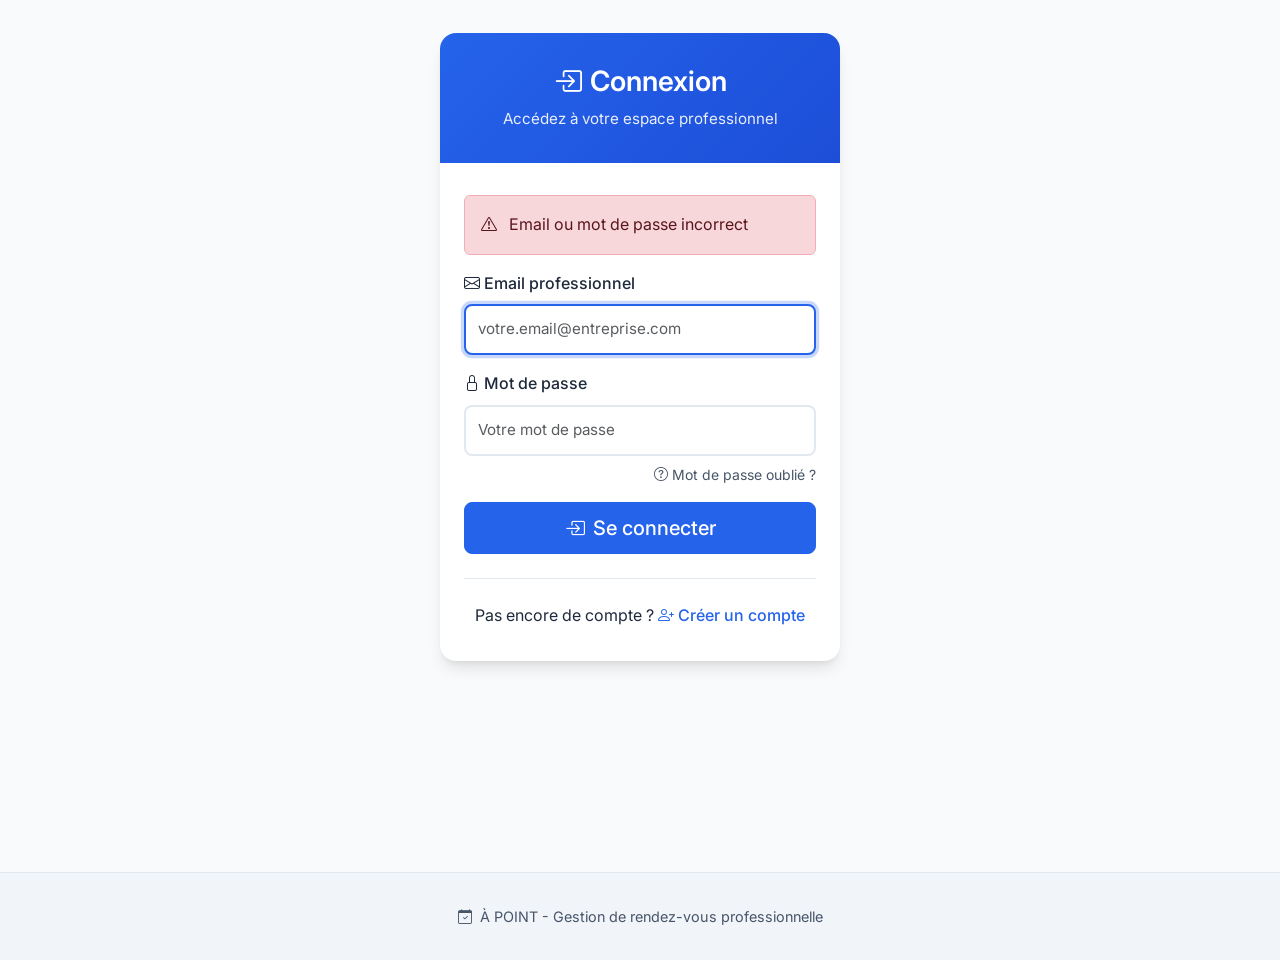
<file: src/main/resources/templates/login.html>
<!DOCTYPE html>
<html xmlns:th="http://www.thymeleaf.org" xmlns:sec="http://www.thymeleaf.org/extras/spring-security">
<head>
    <meta charset="utf-8">
    <meta name="viewport" content="width=device-width, initial-scale=1">
    <title>À POINT - Connexion</title>

    <!-- Fonts -->
    <link rel="preconnect" href="https://fonts.googleapis.com">
    <link rel="preconnect" href="https://fonts.gstatic.com" crossorigin>
    <link href="https://fonts.googleapis.com/css2?family=Inter:wght@300;400;500;600;700&display=swap" rel="stylesheet">

    <!-- Bootstrap CSS -->
    <link href="https://cdn.jsdelivr.net/npm/bootstrap@5.3.0/dist/css/bootstrap.min.css" rel="stylesheet"
          integrity="sha384-9ndCyUaIbzAi2FUVXJi0CjmCapSmO7SnpJef0486qhLnuZ2cdeRhO02iuK6FUUVM" crossorigin="anonymous">

    <!-- Bootstrap Icons -->
    <link rel="stylesheet" href="https://cdn.jsdelivr.net/npm/bootstrap-icons@1.10.0/font/bootstrap-icons.css">

    <!-- Custom CSS -->
    <style>
        :root {
            --primary-color: #2563eb;
            --primary-dark: #1d4ed8;
            --secondary-color: #64748b;
            --success-color: #059669;
            --warning-color: #d97706;
            --danger-color: #dc2626;
            --light-bg: #f8fafc;
            --white: #ffffff;
            --gray-100: #f1f5f9;
            --gray-200: #e2e8f0;
            --gray-300: #cbd5e1;
            --gray-600: #475569;
            --gray-800: #1e293b;
            --shadow: 0 1px 3px 0 rgb(0 0 0 / 0.1), 0 1px 2px -1px rgb(0 0 0 / 0.1);
            --shadow-lg: 0 10px 15px -3px rgb(0 0 0 / 0.1), 0 4px 6px -4px rgb(0 0 0 / 0.1);
        }

        body {
            font-family: 'Inter', -apple-system, BlinkMacSystemFont, 'Segoe UI', Roboto, sans-serif;
            background-color: var(--light-bg);
            color: var(--gray-800);
            line-height: 1.6;
        }

        /* Navbar */
        .navbar {
            background: linear-gradient(135deg, var(--primary-color), var(--primary-dark));
            box-shadow: var(--shadow);
            border-bottom: 2px solid rgba(255, 255, 255, 0.1);
            padding: 0;
        }

        .navbar-brand {
            font-weight: 700;
            font-size: 1.5rem;
            color: var(--white) !important;
            transition: all 0.3s ease;
        }

        .navbar-brand:hover {
            transform: scale(1.05);
            text-shadow: 0 2px 4px rgba(0, 0, 0, 0.2);
        }

        .navbar-nav .nav-link {
            color: rgba(255, 255, 255, 0.8) !important;
            font-weight: 500;
            margin-left: 0.5rem;
            margin-right: 0.5rem;
            transition: all 0.3s ease;
        }

        .navbar-nav .nav-link:hover {
            color: var(--white) !important;
            transform: translateY(-2px);
        }

        .navbar-nav .nav-link.active {
            color: var(--white) !important;
            background-color: rgba(255, 255, 255, 0.15);
            border-radius: 0.375rem;
        }

        .navbar-nav .nav-link i {
            margin-right: 0.5rem;
        }

        .navbar-toggler {
            border: 2px solid rgba(255, 255, 255, 0.3);
        }

        .navbar-toggler:focus {
            box-shadow: 0 0 0 0.25rem rgba(255, 255, 255, 0.25);
        }

        .btn-outline-light {
            border-color: rgba(255, 255, 255, 0.8);
            color: rgba(255, 255, 255, 0.9);
        }

        .btn-outline-light:hover {
            background-color: rgba(255, 255, 255, 0.1);
            border-color: var(--white);
            color: var(--white);
        }

        /* Main content */
        .main-content {
            min-height: calc(100vh - 76px);
            padding: 2rem 0;
        }

        /* Cards */
        .card {
            border: none;
            border-radius: 0.75rem;
            box-shadow: var(--shadow);
            transition: all 0.2s ease;
        }

        .card:hover {
            box-shadow: var(--shadow-lg);
        }

        .card-header {
            background-color: var(--white);
            border-bottom: 1px solid var(--gray-200);
            border-radius: 0.75rem 0.75rem 0 0 !important;
            padding: 1.5rem;
        }

        .card-header h5 {
            color: var(--gray-800);
            font-weight: 600;
            margin: 0;
        }

        .card-body {
            padding: 1.5rem;
        }

        /* Buttons */
        .btn {
            border-radius: 0.5rem;
            font-weight: 500;
            padding: 0.625rem 1.25rem;
            transition: all 0.2s ease;
        }

        .btn-primary {
            background-color: var(--primary-color);
            border-color: var(--primary-color);
        }

        .btn-primary:hover {
            background-color: var(--primary-dark);
            border-color: var(--primary-dark);
            transform: translateY(-1px);
        }

        /* Form elements */
        .form-control {
            border-radius: 0.5rem;
            border: 2px solid var(--gray-200);
            padding: 0.75rem;
            font-size: 0.95rem;
            transition: all 0.2s ease;
        }

        .form-control:focus {
            border-color: var(--primary-color);
            box-shadow: 0 0 0 0.2rem rgba(37, 99, 235, 0.25);
        }

        .form-label {
            font-weight: 500;
            color: var(--gray-700);
            margin-bottom: 0.5rem;
        }

        /* Login specific styles */
        .login-container {
            min-height: 70vh;
            display: flex;
            align-items: center;
            justify-content: center;
        }

        .login-card {
            max-width: 400px;
            width: 100%;
            background: var(--white);
            border-radius: 1rem;
            box-shadow: var(--shadow-lg);
            overflow: hidden;
        }

        .login-header {
            background: linear-gradient(135deg, var(--primary-color), var(--primary-dark));
            color: var(--white);
            padding: 2rem 1.5rem;
            text-align: center;
        }

        .login-header h2 {
            margin: 0;
            font-size: 1.75rem;
            font-weight: 600;
        }

        .login-header p {
            margin: 0.5rem 0 0 0;
            opacity: 0.9;
            font-size: 0.95rem;
        }

        .login-body {
            padding: 2rem 1.5rem;
        }

        .login-links {
            text-align: center;
            margin-top: 1.5rem;
            padding-top: 1.5rem;
            border-top: 1px solid var(--gray-200);
        }

        .login-links a {
            color: var(--primary-color);
            text-decoration: none;
            font-weight: 500;
        }

        .login-links a:hover {
            text-decoration: underline;
        }

        .forgot-password {
            display: block;
            text-align: right;
            margin-top: 0.5rem;
            font-size: 0.875rem;
            color: var(--gray-600);
            text-decoration: none;
        }

        .forgot-password:hover {
            color: var(--primary-color);
            text-decoration: underline;
        }

        /* Footer */
        .footer {
            background-color: var(--gray-100);
            padding: 2rem 0;
            margin-top: 3rem;
            border-top: 1px solid var(--gray-200);
        }

        .footer p {
            color: var(--gray-600);
            margin: 0;
            font-size: 0.9rem;
        }

        /* Responsive */
        @media (max-width: 768px) {
            .navbar-brand {
                font-size: 1.25rem;
            }

            .main-content {
                padding: 1rem 0;
            }

    </style>
</head>

<body>
    <!-- Navigation -->
    <nav th:replace="fragments/navbar :: navbar('login')"></nav>

    <!-- Main Content -->
    <main class="main-content">
        <div class="container">

        <div class="login-container">
            <div class="login-card">
                <div class="login-header">
                    <h2><i class="bi bi-box-arrow-in-right me-2"></i>Connexion</h2>
                    <p>Accédez à votre espace professionnel</p>
                </div>

                <div class="login-body">
                    <!-- Messages d'erreur -->
                    <div th:if="${param.error}" class="alert alert-danger" role="alert">
                        <i class="bi bi-exclamation-triangle me-2"></i>
                        Email ou mot de passe incorrect
                    </div>

                    <form action="/login/processing" method="post" name="login">
                        <div class="mb-3">
                            <label for="email" class="form-label">
                                <i class="bi bi-envelope me-1"></i>Email professionnel
                            </label>
                            <input type="email"
                                   class="form-control"
                                   id="email"
                                   name="email"
                                   placeholder="votre.email@entreprise.com"
                                   required
                                   th:value="${param.email}">
                        </div>

                        <div class="mb-3">
                            <label for="password" class="form-label">
                                <i class="bi bi-lock me-1"></i>Mot de passe
                            </label>
                            <input type="password"
                                   class="form-control"
                                   id="password"
                                   name="password"
                                   placeholder="Votre mot de passe"
                                   required>
                            <a href="#" class="forgot-password">
                                <i class="bi bi-question-circle me-1"></i>Mot de passe oublié ?
                            </a>
                        </div>

                        <div class="d-grid">
                            <button type="submit" class="btn btn-primary btn-lg">
                                <i class="bi bi-box-arrow-in-right me-2"></i>Se connecter
                            </button>
                        </div>
                    </form>

                    <div class="login-links">
                        <span>Pas encore de compte ?</span>
                        <a href="/inscription" th:href="@{/inscription}">
                            <i class="bi bi-person-plus me-1"></i>Créer un compte
                        </a>
                    </div>
                </div>
            </div>
        </div>

            <script>
                // Auto-focus sur le champ email si pas d'erreur, sinon sur le mot de passe
                document.addEventListener('DOMContentLoaded', function() {
                    const urlParams = new URLSearchParams(window.location.search);
                    const hasError = urlParams.get('error');

                    if (hasError) {
                        document.getElementById('password').focus();
                    } else {
                        document.getElementById('email').focus();
                    }
                });
            </script>
        </div>
    </main>

    <!-- Footer -->
    <footer class="footer">
        <div class="container text-center">
            <p>
                <i class="bi bi-calendar-check me-1"></i>
                À POINT - Gestion de rendez-vous professionnelle
            </p>
        </div>
    </footer>

    <!-- Bootstrap JS -->
    <script src="https://cdn.jsdelivr.net/npm/bootstrap@5.3.0/dist/js/bootstrap.bundle.min.js" crossorigin="anonymous"></script>

    <!-- Custom JS -->
    <script>
        // Auto-hide alerts after 5 seconds
        document.addEventListener('DOMContentLoaded', function() {
            const alerts = document.querySelectorAll('.alert');
            alerts.forEach(function(alert) {
                setTimeout(function() {
                    const bsAlert = new bootstrap.Alert(alert);
                    bsAlert.close();
                }, 5000);
            });
        });
    </script>
</body>
</html>
</file>
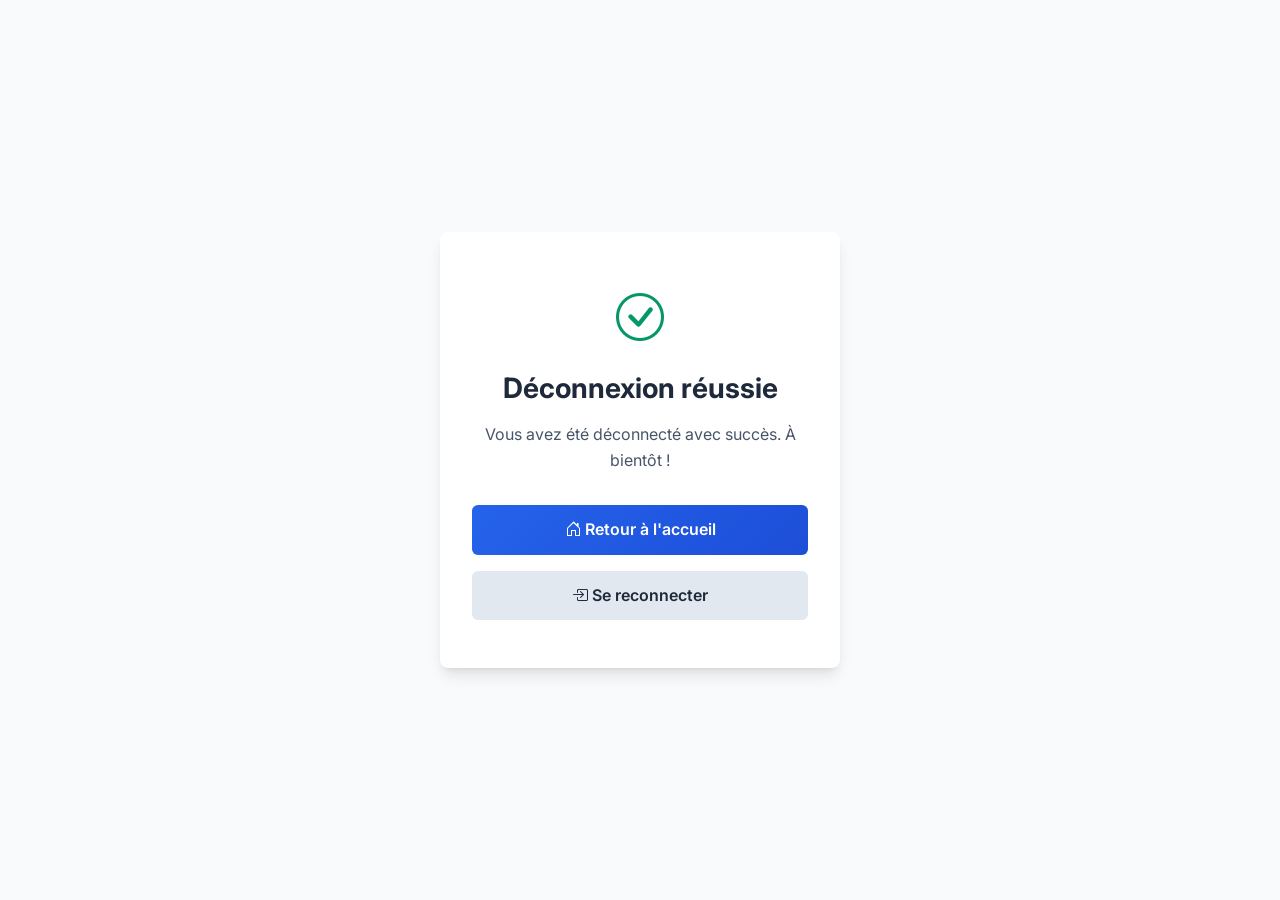
<file: src/main/resources/templates/logout.html>
<!DOCTYPE html>
<html xmlns:th="http://www.thymeleaf.org" xmlns:sec="http://www.thymeleaf.org/extras/spring-security">
<head>
    <meta charset="utf-8">
    <meta name="viewport" content="width=device-width, initial-scale=1">
    <title>À POINT - Déconnexion</title>

    <!-- Fonts -->
    <link rel="preconnect" href="https://fonts.googleapis.com">
    <link rel="preconnect" href="https://fonts.gstatic.com" crossorigin>
    <link href="https://fonts.googleapis.com/css2?family=Inter:wght@300;400;500;600;700&display=swap" rel="stylesheet">

    <!-- Bootstrap CSS -->
    <link href="https://cdn.jsdelivr.net/npm/bootstrap@5.3.0/dist/css/bootstrap.min.css" rel="stylesheet"
          integrity="sha384-9ndCyUaIbzAi2FUVXJi0CjmCapSmO7SnpJef0486qhLnuZ2cdeRhO02iuK6FUUVM" crossorigin="anonymous">

    <!-- Bootstrap Icons -->
    <link rel="stylesheet" href="https://cdn.jsdelivr.net/npm/bootstrap-icons@1.10.0/font/bootstrap-icons.css">

    <!-- Custom CSS -->
    <style>
        :root {
            --primary-color: #2563eb;
            --primary-dark: #1d4ed8;
            --secondary-color: #64748b;
            --success-color: #059669;
            --warning-color: #d97706;
            --danger-color: #dc2626;
            --light-bg: #f8fafc;
            --white: #ffffff;
            --gray-100: #f1f5f9;
            --gray-200: #e2e8f0;
            --gray-300: #cbd5e1;
            --gray-600: #475569;
            --gray-800: #1e293b;
            --shadow: 0 1px 3px 0 rgb(0 0 0 / 0.1), 0 1px 2px -1px rgb(0 0 0 / 0.1);
            --shadow-lg: 0 10px 15px -3px rgb(0 0 0 / 0.1), 0 4px 6px -4px rgb(0 0 0 / 0.1);
        }

        body {
            font-family: 'Inter', -apple-system, BlinkMacSystemFont, 'Segoe UI', Roboto, sans-serif;
            background-color: var(--light-bg);
            color: var(--gray-800);
            line-height: 1.6;
            display: flex;
            align-items: center;
            justify-content: center;
            min-height: 100vh;
        }

        .logout-container {
            background: var(--white);
            border-radius: 0.5rem;
            box-shadow: var(--shadow-lg);
            padding: 3rem 2rem;
            max-width: 400px;
            width: 100%;
            text-align: center;
        }

        .logout-icon {
            font-size: 3rem;
            color: var(--success-color);
            margin-bottom: 1rem;
        }

        .logout-title {
            font-size: 1.75rem;
            font-weight: 700;
            color: var(--gray-800);
            margin-bottom: 1rem;
        }

        .logout-message {
            font-size: 1rem;
            color: var(--gray-600);
            margin-bottom: 2rem;
            line-height: 1.6;
        }

        .logout-links {
            display: flex;
            flex-direction: column;
            gap: 1rem;
        }

        .btn-primary-custom {
            background: linear-gradient(135deg, var(--primary-color), var(--primary-dark));
            border: none;
            color: var(--white);
            font-weight: 600;
            padding: 0.75rem 1.5rem;
            border-radius: 0.375rem;
            text-decoration: none;
            transition: all 0.3s ease;
            display: inline-block;
        }

        .btn-primary-custom:hover {
            transform: translateY(-2px);
            box-shadow: var(--shadow-lg);
            color: var(--white);
            text-decoration: none;
        }

        .btn-secondary-custom {
            background: var(--gray-200);
            border: none;
            color: var(--gray-800);
            font-weight: 600;
            padding: 0.75rem 1.5rem;
            border-radius: 0.375rem;
            text-decoration: none;
            transition: all 0.3s ease;
            display: inline-block;
        }

        .btn-secondary-custom:hover {
            background: var(--gray-300);
            color: var(--gray-800);
            text-decoration: none;
        }
    </style>
</head>
<body>
    <div class="logout-container">
        <div class="logout-icon">
            <i class="bi bi-check-circle"></i>
        </div>
        <h1 class="logout-title">Déconnexion réussie</h1>
        <p class="logout-message">
            Vous avez été déconnecté avec succès. À bientôt !
        </p>
        <div class="logout-links">
            <a href="/" class="btn-primary-custom">
                <i class="bi bi-house-door"></i> Retour à l'accueil
            </a>
            <a href="/login" class="btn-secondary-custom">
                <i class="bi bi-box-arrow-in-right"></i> Se reconnecter
            </a>
        </div>
    </div>

    <!-- Bootstrap JS -->
    <script src="https://cdn.jsdelivr.net/npm/bootstrap@5.3.0/dist/js/bootstrap.bundle.min.js"
            integrity="sha384-geWF76RCwLtnZ8qwWbSxccPQtF3EpF3fnJHog6LaEVF6V1uO5Y5rT1wXWcnrWEC+"
            crossorigin="anonymous"></script>
</body>
</html>
</file>
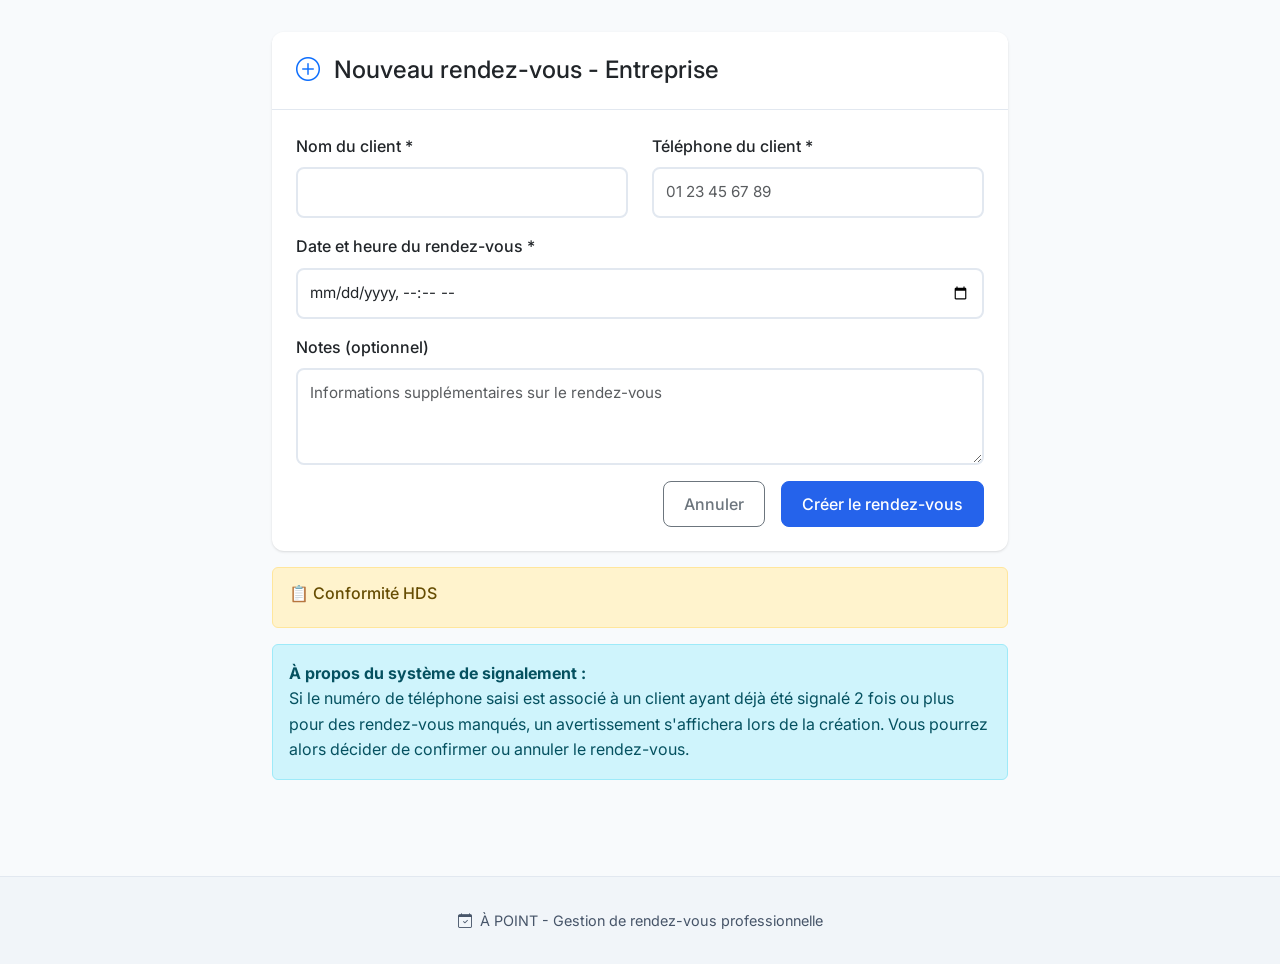
<file: src/main/resources/templates/new-appointment.html>
<!DOCTYPE html>
<html xmlns:th="http://www.thymeleaf.org" xmlns:sec="http://www.thymeleaf.org/extras/spring-security">
<head>
    <meta charset="utf-8">
    <meta name="viewport" content="width=device-width, initial-scale=1">
    <title>À POINT - Nouveau rendez-vous</title>

    <!-- Fonts -->
    <link rel="preconnect" href="https://fonts.googleapis.com">
    <link rel="preconnect" href="https://fonts.gstatic.com" crossorigin>
    <link href="https://fonts.googleapis.com/css2?family=Inter:wght@300;400;500;600;700&display=swap" rel="stylesheet">

    <!-- Bootstrap CSS -->
    <link href="https://cdn.jsdelivr.net/npm/bootstrap@5.3.0/dist/css/bootstrap.min.css" rel="stylesheet"
          integrity="sha384-9ndCyUaIbzAi2FUVXJi0CjmCapSmO7SnpJef0486qhLnuZ2cdeRhO02iuK6FUUVM" crossorigin="anonymous">

    <!-- Bootstrap Icons -->
    <link rel="stylesheet" href="https://cdn.jsdelivr.net/npm/bootstrap-icons@1.10.0/font/bootstrap-icons.css">

    <!-- Custom CSS -->
    <style>
        :root {
            --primary-color: #2563eb;
            --primary-dark: #1d4ed8;
            --secondary-color: #64748b;
            --success-color: #059669;
            --warning-color: #d97706;
            --danger-color: #dc2626;
            --light-bg: #f8fafc;
            --white: #ffffff;
            --gray-100: #f1f5f9;
            --gray-200: #e2e8f0;
            --gray-300: #cbd5e1;
            --gray-600: #475569;
            --gray-800: #1e293b;
            --shadow: 0 1px 3px 0 rgb(0 0 0 / 0.1), 0 1px 2px -1px rgb(0 0 0 / 0.1);
            --shadow-lg: 0 10px 15px -3px rgb(0 0 0 / 0.1), 0 4px 6px -4px rgb(0 0 0 / 0.1);
        }

        body {
            font-family: 'Inter', -apple-system, BlinkMacSystemFont, 'Segoe UI', Roboto, sans-serif;
            background-color: var(--light-bg);
            color: var(--gray-800);
            line-height: 1.6;
        }

        /* Navbar */
        .navbar {
            background: linear-gradient(135deg, var(--primary-color), var(--primary-dark));
            box-shadow: var(--shadow);
            border-bottom: 2px solid rgba(255, 255, 255, 0.1);
            padding: 0;
        }

        .navbar-brand {
            font-weight: 700;
            font-size: 1.5rem;
            color: var(--white) !important;
            transition: all 0.3s ease;
        }

        .navbar-brand:hover {
            transform: scale(1.05);
            text-shadow: 0 2px 4px rgba(0, 0, 0, 0.2);
        }

        .navbar-nav .nav-link {
            color: rgba(255, 255, 255, 0.8) !important;
            font-weight: 500;
            margin-left: 0.5rem;
            margin-right: 0.5rem;
            transition: all 0.3s ease;
        }

        .navbar-nav .nav-link:hover {
            color: var(--white) !important;
            transform: translateY(-2px);
        }

        .navbar-nav .nav-link.active {
            color: var(--white) !important;
            background-color: rgba(255, 255, 255, 0.15);
            border-radius: 0.375rem;
        }

        .navbar-nav .nav-link i {
            margin-right: 0.5rem;
        }

        .navbar-toggler {
            border: 2px solid rgba(255, 255, 255, 0.3);
        }

        .navbar-toggler:focus {
            box-shadow: 0 0 0 0.25rem rgba(255, 255, 255, 0.25);
        }

        .navbar-nav .nav-link.active {
            color: var(--white) !important;
            background-color: rgba(255, 255, 255, 0.15);
            border-radius: 0.375rem;
        }

        .btn-outline-light {
            border-color: rgba(255, 255, 255, 0.8);
            color: rgba(255, 255, 255, 0.9);
        }

        .btn-outline-light:hover {
            background-color: rgba(255, 255, 255, 0.1);
            border-color: var(--white);
            color: var(--white);
        }

        /* Main content */
        .main-content {
            min-height: calc(100vh - 76px);
            padding: 2rem 0;
        }

        /* Cards */
        .card {
            border: none;
            border-radius: 0.75rem;
            box-shadow: var(--shadow);
            transition: all 0.2s ease;
        }

        .card:hover {
            box-shadow: var(--shadow-lg);
        }

        .card-header {
            background-color: var(--white);
            border-bottom: 1px solid var(--gray-200);
            border-radius: 0.75rem 0.75rem 0 0 !important;
            padding: 1.5rem;
        }

        .card-header h5 {
            color: var(--gray-800);
            font-weight: 600;
            margin: 0;
        }

        .card-body {
            padding: 1.5rem;
        }

        /* Buttons */
        .btn {
            border-radius: 0.5rem;
            font-weight: 500;
            padding: 0.625rem 1.25rem;
            transition: all 0.2s ease;
        }

        .btn-primary {
            background-color: var(--primary-color);
            border-color: var(--primary-color);
        }

        .btn-primary:hover {
            background-color: var(--primary-dark);
            border-color: var(--primary-dark);
            transform: translateY(-1px);
        }

        /* Form elements */
        .form-control {
            border-radius: 0.5rem;
            border: 2px solid var(--gray-200);
            padding: 0.75rem;
            font-size: 0.95rem;
            transition: all 0.2s ease;
        }

        .form-control:focus {
            border-color: var(--primary-color);
            box-shadow: 0 0 0 0.2rem rgba(37, 99, 235, 0.25);
        }

        .form-label {
            font-weight: 500;
            color: var(--gray-700);
            margin-bottom: 0.5rem;
        }

        /* Footer */
        .footer {
            background-color: var(--gray-100);
            padding: 2rem 0;
            margin-top: 3rem;
            border-top: 1px solid var(--gray-200);
        }

        .footer p {
            color: var(--gray-600);
            margin: 0;
            font-size: 0.9rem;
        }

        /* Responsive */
        @media (max-width: 768px) {
            .navbar-brand {
                font-size: 1.25rem;
            }

            .main-content {
                padding: 1rem 0;
            }

            .card-body {
                padding: 1rem;
            }
        }
    </style>
</head>

<body>
    <!-- Navigation -->
    <nav th:replace="fragments/navbar :: navbar('')"></nav>

    <!-- Main Content -->
    <main class="main-content">
        <div class="container">

        <div class="row justify-content-center">
            <div class="col-lg-8">
                <div class="card">
                    <div class="card-header">
                        <h4 class="mb-0">
                            <i class="bi bi-plus-circle me-2 text-primary"></i>
                            <span th:text="${sectorLabels.getNewAppointmentButtonLabel(user.sector)} + ' - ' + ${user.companyName}">Nouveau rendez-vous - Entreprise</span>
                        </h4>
                    </div>
                <div class="card-body">
                    <form action="/rendez-vous/nouveau" method="post">
                        <input type="hidden" th:name="${_csrf.parameterName}" th:value="${_csrf.token}" />
                        <div class="row">
                            <div class="col-md-6 mb-3">
                                <label for="clientName" class="form-label" th:text="'Nom du ' + ${sectorLabels.getClientLabel(user.sector)} + ' *'">Nom du client *</label>
                                <input type="text" class="form-control" id="clientName" name="clientName"
                                       th:placeholder="'Nom et prénom du ' + ${sectorLabels.getClientLabel(user.sector)}" required>
                            </div>
                            <div class="col-md-6 mb-3">
                                <label for="clientPhone" class="form-label" th:text="'Téléphone du ' + ${sectorLabels.getClientLabel(user.sector)} + ' *'">Téléphone du client *</label>
                                <input type="tel" class="form-control" id="clientPhone" name="clientPhone"
                                       placeholder="01 23 45 67 89" required>
                            </div>
                        </div>

                        <div class="mb-3">
                            <label for="appointmentDateTime" class="form-label" th:text="${sectorLabels.getAppointmentDateLabel(user.sector)} + ' *'">Date et heure du rendez-vous *</label>
                            <input type="datetime-local" class="form-control" id="appointmentDateTime"
                                   name="appointmentDateTime" required>
                        </div>

                        <div class="mb-3">
                            <label for="notes" class="form-label">Notes (optionnel)</label>
                            <textarea class="form-control" id="notes" name="notes" rows="3"
                                      placeholder="Informations supplémentaires sur le rendez-vous"></textarea>
                        </div>

                        <div class="d-grid gap-2 d-md-flex justify-content-md-end">
                            <a href="/rendez-vous" class="btn btn-outline-secondary me-md-2">Annuler</a>
                            <button type="submit" class="btn btn-primary">Créer le rendez-vous</button>
                        </div>
                    </form>
                </div>
            </div>

            <!-- Avertissement HDS pour les professionnels de santé -->
            <div th:if="${sectorLabels.requiresHDSCompliance(user.sector)}" class="alert alert-warning mt-3" role="alert">
                <h6 class="alert-heading">📋 Conformité HDS</h6>
                <p class="mb-0" th:text="${sectorLabels.getHDSWarning(user.sector)}"></p>
            </div>

            <div class="alert alert-info mt-3" role="alert">
                <strong>À propos du système de signalement :</strong><br>
                Si le numéro de téléphone saisi est associé à un client ayant déjà été signalé 2 fois ou plus pour des rendez-vous manqués, un avertissement s'affichera lors de la création.
                Vous pourrez alors décider de confirmer ou annuler le rendez-vous.
            </div>
        </div>
    </div>
</div>

<script src="https://cdn.jsdelivr.net/npm/bootstrap@5.0.2/dist/js/bootstrap.bundle.min.js"></script>
<script>
// Définir la date minimale à aujourd'hui
document.addEventListener('DOMContentLoaded', function() {
    const dateInput = document.getElementById('appointmentDateTime');
    const now = new Date();
    const year = now.getFullYear();
    const month = String(now.getMonth() + 1).padStart(2, '0');
    const day = String(now.getDate()).padStart(2, '0');
    const hours = String(now.getHours()).padStart(2, '0');
    const minutes = String(now.getMinutes()).padStart(2, '0');
    const minDateTime = `${year}-${month}-${day}T${hours}:${minutes}`;
    dateInput.min = minDateTime;
    });
    </script>
        </div>
    </main>

    <!-- Footer -->
    <footer class="footer">
        <div class="container text-center">
            <p>
                <i class="bi bi-calendar-check me-1"></i>
                À POINT - Gestion de rendez-vous professionnelle
            </p>
        </div>
    </footer>

    <!-- Bootstrap JS -->
    <script src="https://cdn.jsdelivr.net/npm/bootstrap@5.3.0/dist/js/bootstrap.bundle.min.js" crossorigin="anonymous"></script>

    <!-- Custom JS -->
    <script>
        // Auto-hide alerts after 5 seconds
        document.addEventListener('DOMContentLoaded', function() {
            const alerts = document.querySelectorAll('.alert');
            alerts.forEach(function(alert) {
                setTimeout(function() {
                    const bsAlert = new bootstrap.Alert(alert);
                    bsAlert.close();
                }, 5000);
            });
        });
    </script>
</body>
</html>
</file>
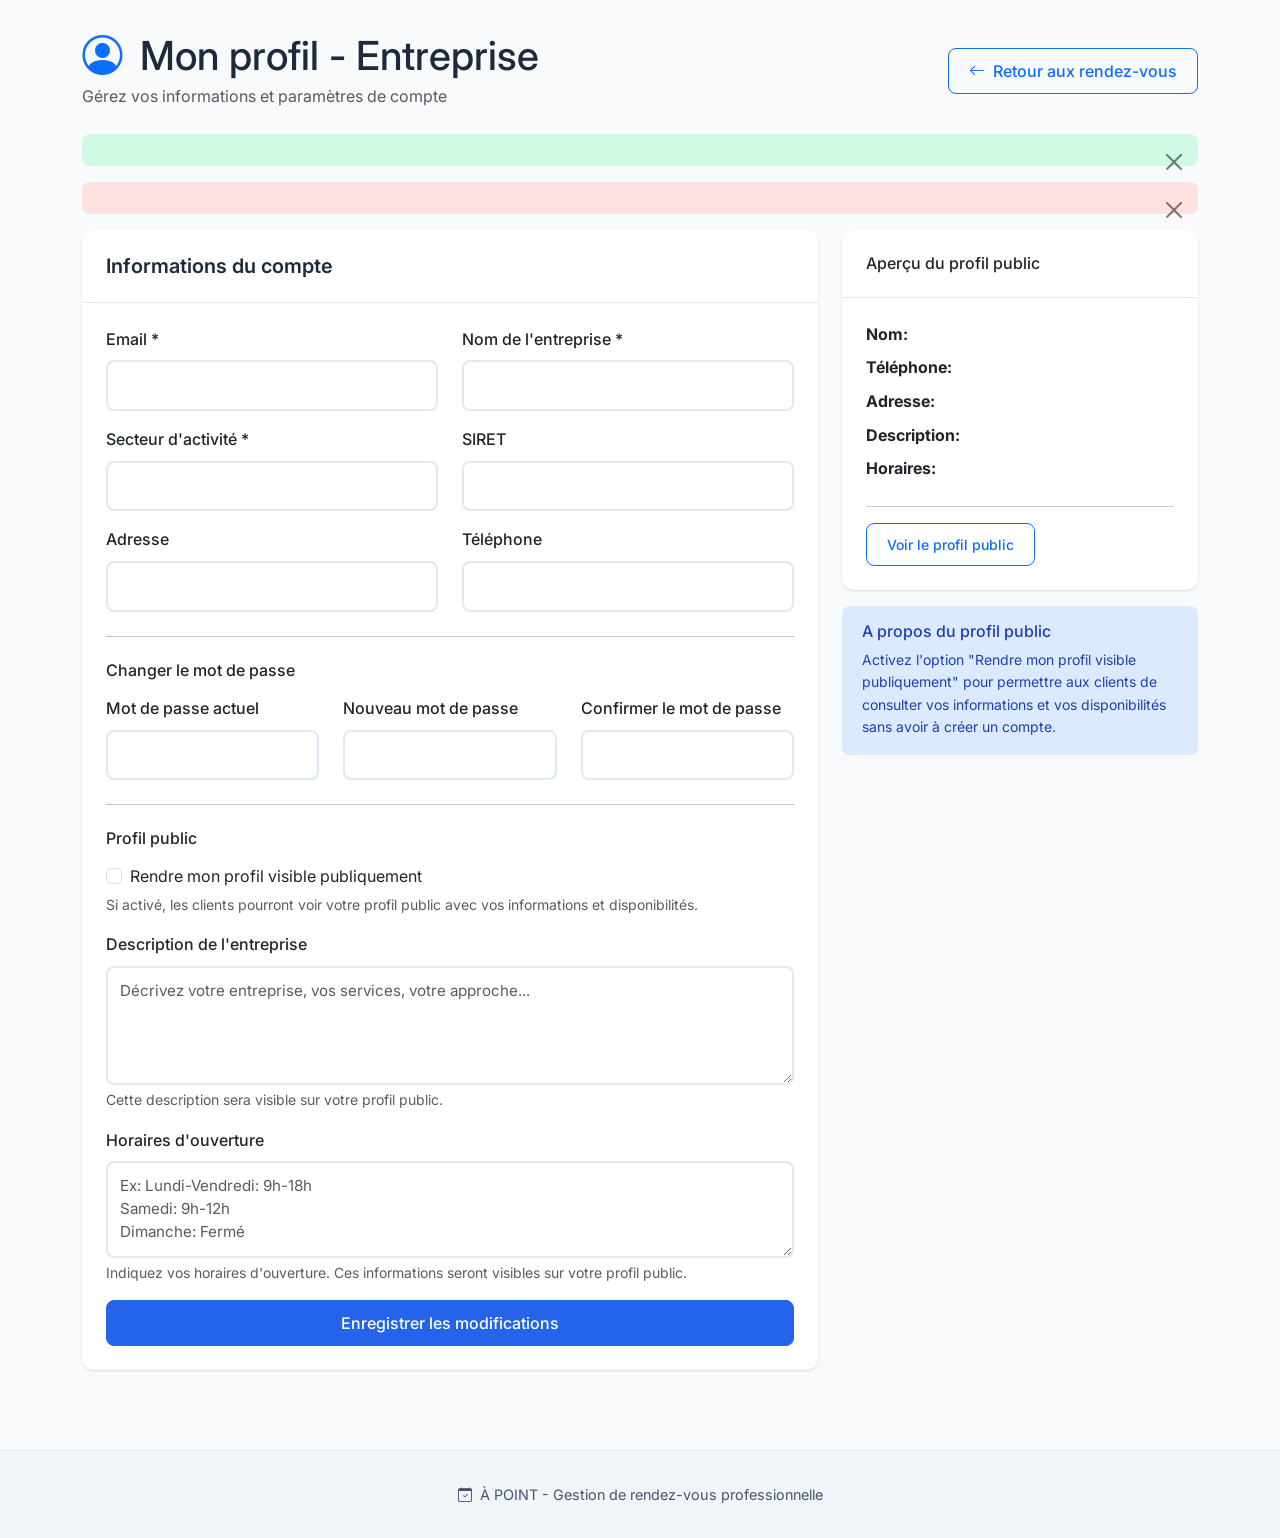
<file: src/main/resources/templates/profile.html>
<!DOCTYPE html>
<html xmlns:th="http://www.thymeleaf.org" xmlns:sec="http://www.thymeleaf.org/extras/spring-security">
<head>
    <meta charset="utf-8">
    <meta name="viewport" content="width=device-width, initial-scale=1">
    <title>À POINT - Mon profil</title>

    <!-- Fonts -->
    <link rel="preconnect" href="https://fonts.googleapis.com">
    <link rel="preconnect" href="https://fonts.gstatic.com" crossorigin>
    <link href="https://fonts.googleapis.com/css2?family=Inter:wght@300;400;500;600;700&display=swap" rel="stylesheet">

    <!-- Bootstrap CSS -->
    <link href="https://cdn.jsdelivr.net/npm/bootstrap@5.3.0/dist/css/bootstrap.min.css" rel="stylesheet"
          integrity="sha384-9ndCyUaIbzAi2FUVXJi0CjmCapSmO7SnpJef0486qhLnuZ2cdeRhO02iuK6FUUVM" crossorigin="anonymous">

    <!-- Bootstrap Icons -->
    <link rel="stylesheet" href="https://cdn.jsdelivr.net/npm/bootstrap-icons@1.10.0/font/bootstrap-icons.css">

    <!-- Custom CSS -->
    <style>
        :root {
            --primary-color: #2563eb;
            --primary-dark: #1d4ed8;
            --secondary-color: #64748b;
            --success-color: #059669;
            --warning-color: #d97706;
            --danger-color: #dc2626;
            --light-bg: #f8fafc;
            --white: #ffffff;
            --gray-100: #f1f5f9;
            --gray-200: #e2e8f0;
            --gray-300: #cbd5e1;
            --gray-600: #475569;
            --gray-800: #1e293b;
            --shadow: 0 1px 3px 0 rgb(0 0 0 / 0.1), 0 1px 2px -1px rgb(0 0 0 / 0.1);
            --shadow-lg: 0 10px 15px -3px rgb(0 0 0 / 0.1), 0 4px 6px -4px rgb(0 0 0 / 0.1);
        }

        body {
            font-family: 'Inter', -apple-system, BlinkMacSystemFont, 'Segoe UI', Roboto, sans-serif;
            background-color: var(--light-bg);
            color: var(--gray-800);
            line-height: 1.6;
        }

        /* Navbar */
        .navbar {
            background: linear-gradient(135deg, var(--primary-color), var(--primary-dark));
            box-shadow: var(--shadow);
            border-bottom: 2px solid rgba(255, 255, 255, 0.1);
            padding: 0;
        }

        .navbar-brand {
            font-weight: 700;
            font-size: 1.5rem;
            color: var(--white) !important;
            transition: all 0.3s ease;
        }

        .navbar-brand:hover {
            transform: scale(1.05);
            text-shadow: 0 2px 4px rgba(0, 0, 0, 0.2);
        }

        .navbar-nav .nav-link {
            color: rgba(255, 255, 255, 0.8) !important;
            font-weight: 500;
            margin-left: 0.5rem;
            margin-right: 0.5rem;
            transition: all 0.3s ease;
        }

        .navbar-nav .nav-link:hover {
            color: var(--white) !important;
            transform: translateY(-2px);
        }

        .navbar-nav .nav-link.active {
            color: var(--white) !important;
            background-color: rgba(255, 255, 255, 0.15);
            border-radius: 0.375rem;
        }

        .navbar-nav .nav-link i {
            margin-right: 0.5rem;
        }

        .navbar-toggler {
            border: 2px solid rgba(255, 255, 255, 0.3);
        }

        .navbar-toggler:focus {
            box-shadow: 0 0 0 0.25rem rgba(255, 255, 255, 0.25);
        }

        .btn-outline-light {
            border-color: rgba(255, 255, 255, 0.8);
            color: rgba(255, 255, 255, 0.9);
        }

        .btn-outline-light:hover {
            background-color: rgba(255, 255, 255, 0.1);
            border-color: var(--white);
            color: var(--white);
        }

        /* Main content */
        .main-content {
            min-height: calc(100vh - 76px);
            padding: 2rem 0;
        }

        /* Cards */
        .card {
            border: none;
            border-radius: 0.75rem;
            box-shadow: var(--shadow);
            transition: all 0.2s ease;
        }

        .card:hover {
            box-shadow: var(--shadow-lg);
        }

        .card-header {
            background-color: var(--white);
            border-bottom: 1px solid var(--gray-200);
            border-radius: 0.75rem 0.75rem 0 0 !important;
            padding: 1.5rem;
        }

        .card-header h5 {
            color: var(--gray-800);
            font-weight: 600;
            margin: 0;
        }

        .card-body {
            padding: 1.5rem;
        }

        /* Buttons */
        .btn {
            border-radius: 0.5rem;
            font-weight: 500;
            padding: 0.625rem 1.25rem;
            transition: all 0.2s ease;
        }

        .btn-primary {
            background-color: var(--primary-color);
            border-color: var(--primary-color);
        }

        .btn-primary:hover {
            background-color: var(--primary-dark);
            border-color: var(--primary-dark);
            transform: translateY(-1px);
        }

        /* Form elements */
        .form-control {
            border-radius: 0.5rem;
            border: 2px solid var(--gray-200);
            padding: 0.75rem;
            font-size: 0.95rem;
            transition: all 0.2s ease;
        }

        .form-control:focus {
            border-color: var(--primary-color);
            box-shadow: 0 0 0 0.2rem rgba(37, 99, 235, 0.25);
        }

        .form-label {
            font-weight: 500;
            color: var(--gray-700);
            margin-bottom: 0.5rem;
        }

        /* Alerts */
        .alert {
            border: none;
            border-radius: 0.5rem;
            padding: 1rem 1.25rem;
        }

        .alert-success {
            background-color: #d1fae5;
            color: #065f46;
        }

        .alert-danger {
            background-color: #fee2e2;
            color: #991b1b;
        }

        .alert-warning {
            background-color: #fef3c7;
            color: #92400e;
        }

        .alert-info {
            background-color: #dbeafe;
            color: #1e40af;
        }

        /* Footer */
        .footer {
            background-color: var(--gray-100);
            padding: 2rem 0;
            margin-top: 3rem;
            border-top: 1px solid var(--gray-200);
        }

        .footer p {
            color: var(--gray-600);
            margin: 0;
            font-size: 0.9rem;
        }

        /* Responsive */
        @media (max-width: 768px) {
            .navbar-brand {
                font-size: 1.25rem;
            }

            .main-content {
                padding: 1rem 0;
            }

            .card-body {
                padding: 1rem;
            }
        }
    </style>
</head>
<body>
    <!-- Navigation -->
    <nav th:replace="fragments/navbar :: navbar('profile')"></nav>

    <!-- Profile Section -->

    <!-- Main Content -->
    <main class="main-content">
        <div class="container">

            <div class="row mb-4">
                <div class="col-12">
                    <div class="d-flex justify-content-between align-items-center">
                        <div>
                            <h1 class="mb-1">
                                <i class="bi bi-person-circle me-2 text-primary"></i>
                                Mon profil - <span th:text="${user.companyName}">Entreprise</span>
                            </h1>
                            <p class="text-muted mb-0">Gérez vos informations et paramètres de compte</p>
                        </div>
                        <div>
                            <a href="/rendez-vous" class="btn btn-outline-primary">
                                <i class="bi bi-arrow-left me-2"></i>Retour aux rendez-vous
                            </a>
                        </div>
                    </div>
                </div>
            </div>

            <!-- Messages d'alerte -->
            <div th:if="${success}" class="alert alert-success alert-dismissible fade show" role="alert">
                <span th:text="${success}"></span>
                <button type="button" class="btn-close" data-bs-dismiss="alert"></button>
            </div>
            <div th:if="${error}" class="alert alert-danger alert-dismissible fade show" role="alert">
                <span th:text="${error}"></span>
                <button type="button" class="btn-close" data-bs-dismiss="alert"></button>
            </div>

            <div class="row">
                <div class="col-md-8">
                    <div class="card">
                        <div class="card-header">
                            <h5 class="mb-0">Informations du compte</h5>
                        </div>
                        <div class="card-body">
                            <form action="/profil" method="post" name="profile">
                                <input type="hidden" th:name="${_csrf.parameterName}" th:value="${_csrf.token}" />

                                <div class="row mb-3">
                                    <div class="col-md-6">
                                        <label for="email" class="form-label">Email *</label>
                                        <input type="email" class="form-control" id="email" name="email"
                                               th:value="${user.email}" required>
                                    </div>
                                    <div class="col-md-6">
                                        <label for="companyName" class="form-label">Nom de l'entreprise *</label>
                                        <input type="text" class="form-control" id="companyName" name="companyName"
                                               th:value="${user.companyName}" required>
                                    </div>
                                </div>

                                <div class="row mb-3">
                                    <div class="col-md-6">
                                        <label for="sector" class="form-label">Secteur d'activité *</label>
                                        <select class="form-control" id="sector" name="sector" required>
                                            <option th:each="sectorOption : ${sectors}"
                                                    th:value="${sectorOption.name()}"
                                                    th:selected="${sectorOption == user.sector}"
                                                    th:text="${sectorOption.getDisplayName()}">
                                            </option>
                                        </select>
                                    </div>
                                    <div class="col-md-6">
                                        <label for="siret" class="form-label">SIRET</label>
                                        <input type="text" class="form-control" id="siret" name="siret"
                                               th:value="${user.siret}">
                                    </div>
                                </div>

                                <div class="row mb-3">
                                    <div class="col-md-6">
                                        <label for="address" class="form-label">Adresse</label>
                                        <input type="text" class="form-control" id="address" name="address"
                                               th:value="${user.address}">
                                    </div>
                                    <div class="col-md-6">
                                        <label for="phoneNumber" class="form-label">Téléphone</label>
                                        <input type="tel" class="form-control" id="phoneNumber" name="phoneNumber"
                                               th:value="${user.phoneNumber}">
                                    </div>
                                </div>

                                <hr class="my-4">
                                <h6 class="mb-3">Changer le mot de passe</h6>
                                <div class="row mb-3">
                                    <div class="col-md-4">
                                        <label for="currentPassword" class="form-label">Mot de passe actuel</label>
                                        <input type="password" class="form-control" id="currentPassword" name="currentPassword">
                                    </div>
                                    <div class="col-md-4">
                                        <label for="newPassword" class="form-label">Nouveau mot de passe</label>
                                        <input type="password" class="form-control" id="newPassword" name="newPassword">
                                    </div>
                                    <div class="col-md-4">
                                        <label for="confirmPassword" class="form-label">Confirmer le mot de passe</label>
                                        <input type="password" class="form-control" id="confirmPassword" name="confirmPassword">
                                    </div>
                                </div>

                                <hr class="my-4">
                                <h6 class="mb-3">Profil public</h6>

                                <div class="mb-3">
                                    <div class="form-check">
                                        <input class="form-check-input" type="checkbox" id="isPublicProfile" name="isPublicProfile"
                                               th:checked="${user.isPublicProfile}">
                                        <label class="form-check-label" for="isPublicProfile">
                                            Rendre mon profil visible publiquement
                                        </label>
                                    </div>
                                    <div class="form-text">
                                        Si activé, les clients pourront voir votre profil public avec vos informations et disponibilités.
                                    </div>
                                </div>

                                <div class="mb-3">
                                    <label for="description" class="form-label">Description de l'entreprise</label>
                                    <textarea class="form-control" id="description" name="description" rows="4"
                                              placeholder="Décrivez votre entreprise, vos services, votre approche..."></textarea>
                                    <div class="form-text">
                                        Cette description sera visible sur votre profil public.
                                    </div>
                                </div>

                                <div class="mb-3">
                                    <label for="businessHours" class="form-label">Horaires d'ouverture</label>
                                    <textarea class="form-control" id="businessHours" name="businessHours" rows="3"
                                              th:value="${user.businessHours}"
                                              placeholder="Ex: Lundi-Vendredi: 9h-18h&#10;Samedi: 9h-12h&#10;Dimanche: Fermé"></textarea>
                                    <div class="form-text">
                                        Indiquez vos horaires d'ouverture. Ces informations seront visibles sur votre profil public.
                                    </div>
                                </div>

                                <div class="d-grid">
                                    <button type="submit" class="btn btn-primary">Enregistrer les modifications</button>
                                </div>
                            </form>
                        </div>
                    </div>
                </div>

                <div class="col-md-4">
                    <div class="card" th:if="${user.isPublicProfile}">
                        <div class="card-header">
                            <h6 class="mb-0">Aperçu du profil public</h6>
                        </div>
                        <div class="card-body">
                            <p class="mb-2"><strong>Nom:</strong> <span th:text="${user.companyName}"></span></p>
                            <p class="mb-2" th:if="${user.phoneNumber}"><strong>Téléphone:</strong> <span th:text="${user.phoneNumber}"></span></p>
                            <p class="mb-2" th:if="${user.address}"><strong>Adresse:</strong> <span th:text="${user.address}"></span></p>
                            <p class="mb-2" th:if="${user.description}"><strong>Description:</strong> <span th:text="${user.description}"></span></p>
                            <p class="mb-2" th:if="${user.businessHours}"><strong>Horaires:</strong></p>
                            <pre th:if="${user.businessHours}" class="mb-0 small" th:text="${user.businessHours}"></pre>

                            <hr class="my-3">
                            <a th:href="@{/profil/public/{id}(id=${user.id})}" target="_blank" class="btn btn-sm btn-outline-primary">
                                Voir le profil public
                            </a>
                        </div>
                    </div>

                    <div class="alert alert-info mt-3" th:unless="${user.isPublicProfile}">
                        <h6>A propos du profil public</h6>
                        <p class="mb-0 small">
                            Activez l'option "Rendre mon profil visible publiquement" pour permettre aux clients
                            de consulter vos informations et vos disponibilités sans avoir à créer un compte.
                        </p>
                    </div>
                </div>
            </div>
        </div>
        </div>
    </main>

    <!-- Footer -->
    <footer class="footer">
        <div class="container text-center">
            <p>
                <i class="bi bi-calendar-check me-1"></i>
                À POINT - Gestion de rendez-vous professionnelle
            </p>
        </div>
    </footer>

    <!-- Bootstrap JS -->
    <script src="https://cdn.jsdelivr.net/npm/bootstrap@5.3.0/dist/js/bootstrap.bundle.min.js" crossorigin="anonymous"></script>

    <!-- Custom JS -->
    <script>
        // Auto-hide alerts after 5 seconds
        document.addEventListener('DOMContentLoaded', function() {
            const alerts = document.querySelectorAll('.alert');
            alerts.forEach(function(alert) {
                setTimeout(function() {
                    const bsAlert = new bootstrap.Alert(alert);
                    bsAlert.close();
                }, 5000);
            });
        });
    </script>
</body>
</html>
</file>
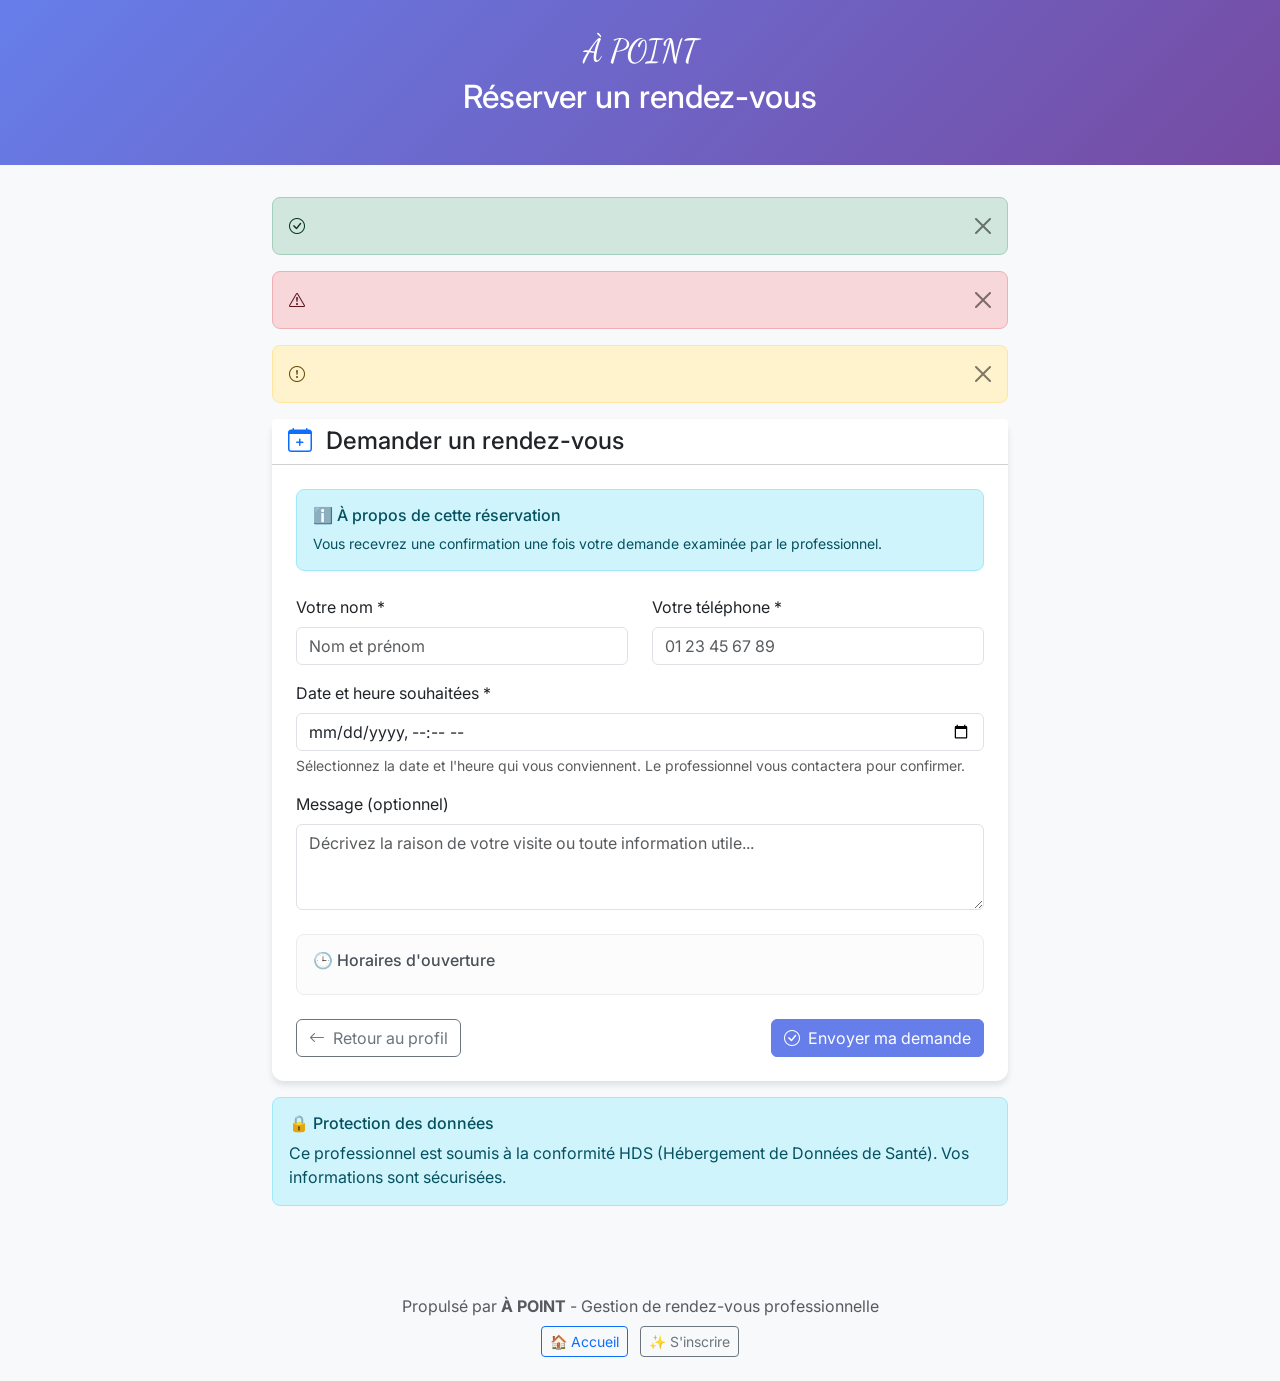
<file: src/main/resources/templates/public-booking.html>
<!DOCTYPE html>
<html xmlns:th="http://www.thymeleaf.org">
<head>
    <meta charset="utf-8">
    <meta name="viewport" content="width=device-width, initial-scale=1">
    <title th:text="'À POINT - Réserver chez ' + ${professional.companyName}">À POINT - Réserver un rendez-vous</title>

    <!-- Fonts -->
    <link rel="preconnect" href="https://fonts.googleapis.com">
    <link rel="preconnect" href="https://fonts.gstatic.com" crossorigin>
    <link href="https://fonts.googleapis.com/css2?family=Inter:wght@300;400;500;600;700&display=swap" rel="stylesheet">
    <link href="https://fonts.googleapis.com/css2?family=Dancing+Script:wght@100;200;300;400;500;600;700;800;900&display=swap" rel="stylesheet">

    <!-- Bootstrap CSS -->
    <link href="https://cdn.jsdelivr.net/npm/bootstrap@5.3.0/dist/css/bootstrap.min.css" rel="stylesheet"
          integrity="sha384-9ndCyUaIbzAi2FUVXJi0CjmCapSmO7SnpJef0486qhLnuZ2cdeRhO02iuK6FUUVM" crossorigin="anonymous">

    <!-- Bootstrap Icons -->
    <link rel="stylesheet" href="https://cdn.jsdelivr.net/npm/bootstrap-icons@1.10.0/font/bootstrap-icons.css">

    <!-- Custom CSS -->
    <style>
        :root {
            --primary-color: #667eea;
            --primary-dark: #764ba2;
            --secondary-color: #64748b;
            --light-bg: #f8f9fa;
            --white: #ffffff;
        }

        body {
            font-family: 'Inter', -apple-system, BlinkMacSystemFont, 'Segoe UI', Roboto, sans-serif;
            background-color: var(--light-bg);
        }

        .profile-header {
            background: linear-gradient(135deg, #667eea 0%, #764ba2 100%);
            color: white;
            padding: 2rem 0;
            margin-bottom: 2rem;
        }

        .brand-title {
            font-family: 'Dancing Script', cursive;
            font-size: 2rem;
            margin-bottom: 0.5rem;
        }

        .card {
            border: none;
            border-radius: 0.75rem;
            box-shadow: 0 4px 6px rgba(0, 0, 0, 0.1);
        }

        .btn-primary {
            background-color: var(--primary-color);
            border-color: var(--primary-color);
        }

        .btn-primary:hover {
            background: linear-gradient(135deg, #764ba2 0%, #667eea 100%);
            border-color: var(--primary-dark);
        }

        .form-control:focus {
            border-color: var(--primary-color);
            box-shadow: 0 0 0 0.2rem rgba(102, 126, 234, 0.25);
        }

        .alert {
            border-radius: 0.5rem;
        }
    </style>
</head>

<body>
    <!-- Header -->
    <div class="profile-header">
        <div class="container">
            <div class="text-center">
                <h1 class="brand-title">À POINT</h1>
                <h2 class="mb-0" th:text="'Réserver chez ' + ${professional.companyName}">Réserver un rendez-vous</h2>
                <p class="mt-2" th:if="${professional.sector}">
                    <span th:text="${professional.sector.displayName}"></span>
                </p>
            </div>
        </div>
    </div>

    <!-- Main Content -->
    <main class="container">
        <div class="row justify-content-center">
            <div class="col-lg-8">
                
                <!-- Messages d'alerte -->
                <div th:if="${success}" class="alert alert-success alert-dismissible fade show" role="alert">
                    <i class="bi bi-check-circle me-2"></i>
                    <span th:text="${success}"></span>
                    <button type="button" class="btn-close" data-bs-dismiss="alert" aria-label="Close"></button>
                </div>
                
                <div th:if="${error}" class="alert alert-danger alert-dismissible fade show" role="alert">
                    <i class="bi bi-exclamation-triangle me-2"></i>
                    <span th:text="${error}"></span>
                    <button type="button" class="btn-close" data-bs-dismiss="alert" aria-label="Close"></button>
                </div>

                <div th:if="${warning}" class="alert alert-warning alert-dismissible fade show" role="alert">
                    <i class="bi bi-exclamation-circle me-2"></i>
                    <span th:text="${warning}"></span>
                    <button type="button" class="btn-close" data-bs-dismiss="alert" aria-label="Close"></button>
                </div>

                <!-- Booking Form -->
                <div class="card">
                    <div class="card-header bg-white">
                        <h4 class="mb-0">
                            <i class="bi bi-calendar-plus me-2 text-primary"></i>
                            Demander un rendez-vous
                        </h4>
                    </div>
                    <div class="card-body p-4">
                        <form th:action="@{/rendez-vous/public/nouveau/{id}(id=${professional.id})}" method="post">
                            <input type="hidden" th:name="${_csrf.parameterName}" th:value="${_csrf.token}" />
                            
                            <!-- Information professionnelle -->
                            <div class="alert alert-info mb-4">
                                <h6 class="alert-heading mb-2">ℹ️ À propos de cette réservation</h6>
                                <p class="mb-1" th:text="'Vous réservez un rendez-vous chez ' + ${professional.companyName} + '.'"></p>
                                <p class="mb-0 small">Vous recevrez une confirmation une fois votre demande examinée par le professionnel.</p>
                            </div>

                            <div class="row">
                                <div class="col-md-6 mb-3">
                                    <label for="clientName" class="form-label" th:text="'Votre nom *'">Votre nom *</label>
                                    <input type="text" class="form-control" id="clientName" name="clientName"
                                           placeholder="Nom et prénom" required>
                                </div>
                                <div class="col-md-6 mb-3">
                                    <label for="clientPhone" class="form-label">Votre téléphone *</label>
                                    <input type="tel" class="form-control" id="clientPhone" name="clientPhone"
                                           placeholder="01 23 45 67 89" required>
                                </div>
                            </div>

                            <div class="mb-3">
                                <label for="appointmentDateTime" class="form-label">Date et heure souhaitées *</label>
                                <input type="datetime-local" class="form-control" id="appointmentDateTime"
                                       name="appointmentDateTime" required>
                                <div class="form-text">
                                    Sélectionnez la date et l'heure qui vous conviennent. Le professionnel vous contactera pour confirmer.
                                </div>
                            </div>

                            <div class="mb-4">
                                <label for="notes" class="form-label">Message (optionnel)</label>
                                <textarea class="form-control" id="notes" name="notes" rows="3"
                                          placeholder="Décrivez la raison de votre visite ou toute information utile..."></textarea>
                            </div>

                            <!-- Horaires d'ouverture -->
                            <div th:if="${professional.businessHours}" class="alert alert-light mb-4">
                                <h6 class="mb-2">🕒 Horaires d'ouverture</h6>
                                <pre class="mb-0 small text-dark" style="font-family: inherit; white-space: pre-wrap;" th:text="${professional.businessHours}"></pre>
                            </div>

                            <div class="d-grid gap-2 d-md-flex justify-content-md-between">
                                <a th:href="@{/profil/public/{id}(id=${professional.id})}" class="btn btn-outline-secondary">
                                    <i class="bi bi-arrow-left me-2"></i>Retour au profil
                                </a>
                                <button type="submit" class="btn btn-primary">
                                    <i class="bi bi-check-circle me-2"></i>Envoyer ma demande
                                </button>
                            </div>
                        </form>
                    </div>
                </div>

                <!-- Avertissement HDS pour les professionnels de santé -->
                <div th:if="${sectorLabels.requiresHDSCompliance(professional.sector)}" class="alert alert-info mt-3" role="alert">
                    <h6 class="alert-heading">🔒 Protection des données</h6>
                    <p class="mb-0">Ce professionnel est soumis à la conformité HDS (Hébergement de Données de Santé). Vos informations sont sécurisées.</p>
                </div>

            </div>
        </div>
    </main>

    <!-- Footer -->
    <footer class="text-center py-4 mt-5">
        <div class="container">
            <p class="text-muted mb-2">Propulsé par <strong>À POINT</strong> - Gestion de rendez-vous professionnelle</p>
            <div>
                <a href="/" class="btn btn-sm btn-outline-primary me-2">🏠 Accueil</a>
                <a href="/inscription" class="btn btn-sm btn-outline-secondary">✨ S'inscrire</a>
            </div>
        </div>
    </footer>

    <!-- Bootstrap JS -->
    <script src="https://cdn.jsdelivr.net/npm/bootstrap@5.3.0/dist/js/bootstrap.bundle.min.js" crossorigin="anonymous"></script>

    <!-- Custom JS -->
    <script>
        // Définir la date minimale à aujourd'hui
        document.addEventListener('DOMContentLoaded', function() {
            const dateInput = document.getElementById('appointmentDateTime');
            const now = new Date();
            const year = now.getFullYear();
            const month = String(now.getMonth() + 1).padStart(2, '0');
            const day = String(now.getDate()).padStart(2, '0');
            const hours = String(now.getHours()).padStart(2, '0');
            const minutes = String(now.getMinutes()).padStart(2, '0');
            const minDateTime = `${year}-${month}-${day}T${hours}:${minutes}`;
            dateInput.min = minDateTime;

            // Auto-hide alerts after 5 seconds
            const alerts = document.querySelectorAll('.alert-dismissible');
            alerts.forEach(function(alert) {
                setTimeout(function() {
                    const bsAlert = new bootstrap.Alert(alert);
                    bsAlert.close();
                }, 5000);
            });
        });
    </script>
</body>
</html>
</file>
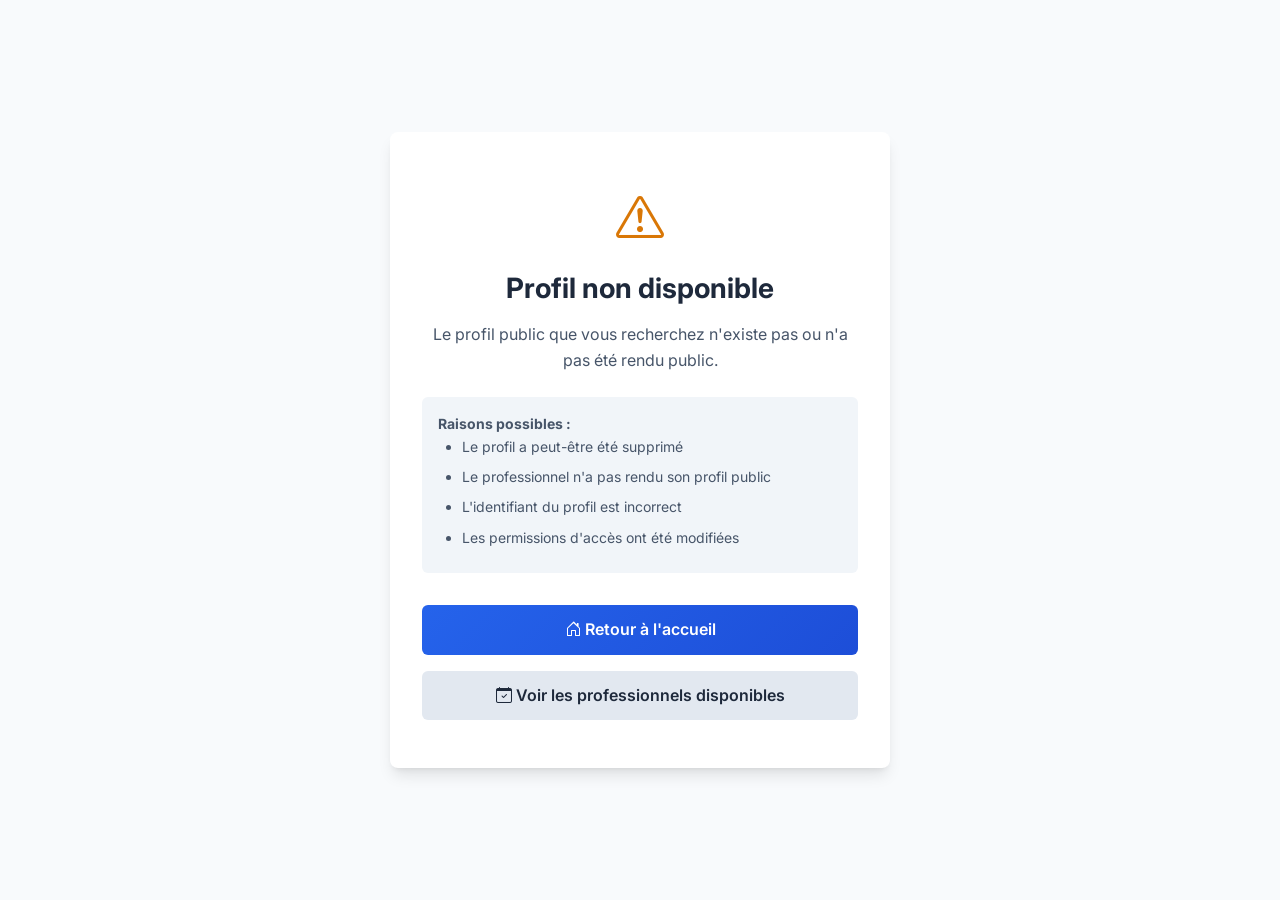
<file: src/main/resources/templates/public-profile-not-found.html>
<!DOCTYPE html>
<html xmlns:th="http://www.thymeleaf.org" xmlns:sec="http://www.thymeleaf.org/extras/spring-security">
<head>
    <meta charset="utf-8">
    <meta name="viewport" content="width=device-width, initial-scale=1">
    <title>À POINT - Profil non disponible</title>

    <!-- Fonts -->
    <link rel="preconnect" href="https://fonts.googleapis.com">
    <link rel="preconnect" href="https://fonts.gstatic.com" crossorigin>
    <link href="https://fonts.googleapis.com/css2?family=Inter:wght@300;400;500;600;700&display=swap" rel="stylesheet">

    <!-- Bootstrap CSS -->
    <link href="https://cdn.jsdelivr.net/npm/bootstrap@5.3.0/dist/css/bootstrap.min.css" rel="stylesheet"
          integrity="sha384-9ndCyUaIbzAi2FUVXJi0CjmCapSmO7SnpJef0486qhLnuZ2cdeRhO02iuK6FUUVM" crossorigin="anonymous">

    <!-- Bootstrap Icons -->
    <link rel="stylesheet" href="https://cdn.jsdelivr.net/npm/bootstrap-icons@1.10.0/font/bootstrap-icons.css">

    <!-- Custom CSS -->
    <style>
        :root {
            --primary-color: #2563eb;
            --primary-dark: #1d4ed8;
            --secondary-color: #64748b;
            --success-color: #059669;
            --warning-color: #d97706;
            --danger-color: #dc2626;
            --light-bg: #f8fafc;
            --white: #ffffff;
            --gray-100: #f1f5f9;
            --gray-200: #e2e8f0;
            --gray-300: #cbd5e1;
            --gray-600: #475569;
            --gray-800: #1e293b;
            --shadow: 0 1px 3px 0 rgb(0 0 0 / 0.1), 0 1px 2px -1px rgb(0 0 0 / 0.1);
            --shadow-lg: 0 10px 15px -3px rgb(0 0 0 / 0.1), 0 4px 6px -4px rgb(0 0 0 / 0.1);
        }

        body {
            font-family: 'Inter', -apple-system, BlinkMacSystemFont, 'Segoe UI', Roboto, sans-serif;
            background-color: var(--light-bg);
            color: var(--gray-800);
            line-height: 1.6;
            display: flex;
            align-items: center;
            justify-content: center;
            min-height: 100vh;
        }

        .error-container {
            background: var(--white);
            border-radius: 0.5rem;
            box-shadow: var(--shadow-lg);
            padding: 3rem 2rem;
            max-width: 500px;
            width: 100%;
            text-align: center;
        }

        .error-code {
            font-size: 4rem;
            font-weight: 700;
            color: var(--warning-color);
            margin-bottom: 1rem;
        }

        .error-icon {
            font-size: 3rem;
            color: var(--warning-color);
            margin-bottom: 1rem;
        }

        .error-title {
            font-size: 1.75rem;
            font-weight: 700;
            color: var(--gray-800);
            margin-bottom: 1rem;
        }

        .error-message {
            font-size: 1rem;
            color: var(--gray-600);
            margin-bottom: 1.5rem;
            line-height: 1.6;
        }

        .error-details {
            background: var(--gray-100);
            padding: 1rem;
            border-radius: 0.375rem;
            margin-bottom: 2rem;
            text-align: left;
            font-size: 0.875rem;
            color: var(--gray-600);
        }

        .error-details ul {
            margin: 0;
            padding-left: 1.5rem;
        }

        .error-details li {
            margin-bottom: 0.5rem;
        }

        .error-links {
            display: flex;
            flex-direction: column;
            gap: 1rem;
        }

        .btn-primary-custom {
            background: linear-gradient(135deg, var(--primary-color), var(--primary-dark));
            border: none;
            color: var(--white);
            font-weight: 600;
            padding: 0.75rem 1.5rem;
            border-radius: 0.375rem;
            text-decoration: none;
            transition: all 0.3s ease;
            display: inline-block;
        }

        .btn-primary-custom:hover {
            transform: translateY(-2px);
            box-shadow: var(--shadow-lg);
            color: var(--white);
            text-decoration: none;
        }

        .btn-secondary-custom {
            background: var(--gray-200);
            border: none;
            color: var(--gray-800);
            font-weight: 600;
            padding: 0.75rem 1.5rem;
            border-radius: 0.375rem;
            text-decoration: none;
            transition: all 0.3s ease;
            display: inline-block;
        }

        .btn-secondary-custom:hover {
            background: var(--gray-300);
            color: var(--gray-800);
            text-decoration: none;
        }
    </style>
</head>
<body>
    <div class="error-container">
        <div class="error-icon">
            <i class="bi bi-exclamation-triangle"></i>
        </div>
        <h1 class="error-title">Profil non disponible</h1>
        <p class="error-message">
            Le profil public que vous recherchez n'existe pas ou n'a pas été rendu public.
        </p>
        <div class="error-details">
            <strong>Raisons possibles :</strong>
            <ul>
                <li>Le profil a peut-être été supprimé</li>
                <li>Le professionnel n'a pas rendu son profil public</li>
                <li>L'identifiant du profil est incorrect</li>
                <li>Les permissions d'accès ont été modifiées</li>
            </ul>
        </div>
        <div class="error-links">
            <a href="/" class="btn-primary-custom">
                <i class="bi bi-house-door"></i> Retour à l'accueil
            </a>
            <a href="/rendez-vous/public" class="btn-secondary-custom">
                <i class="bi bi-calendar-check"></i> Voir les professionnels disponibles
            </a>
        </div>
    </div>

    <!-- Bootstrap JS -->
    <script src="https://cdn.jsdelivr.net/npm/bootstrap@5.3.0/dist/js/bootstrap.bundle.min.js"
            integrity="sha384-geWF76RCwLtnZ8qwWbSxccPQtF3EpF3fnJHog6LaEVF6V1uO5Y5rT1wXWcnrWEC+"
            crossorigin="anonymous"></script>
</body>
</html>
</file>
